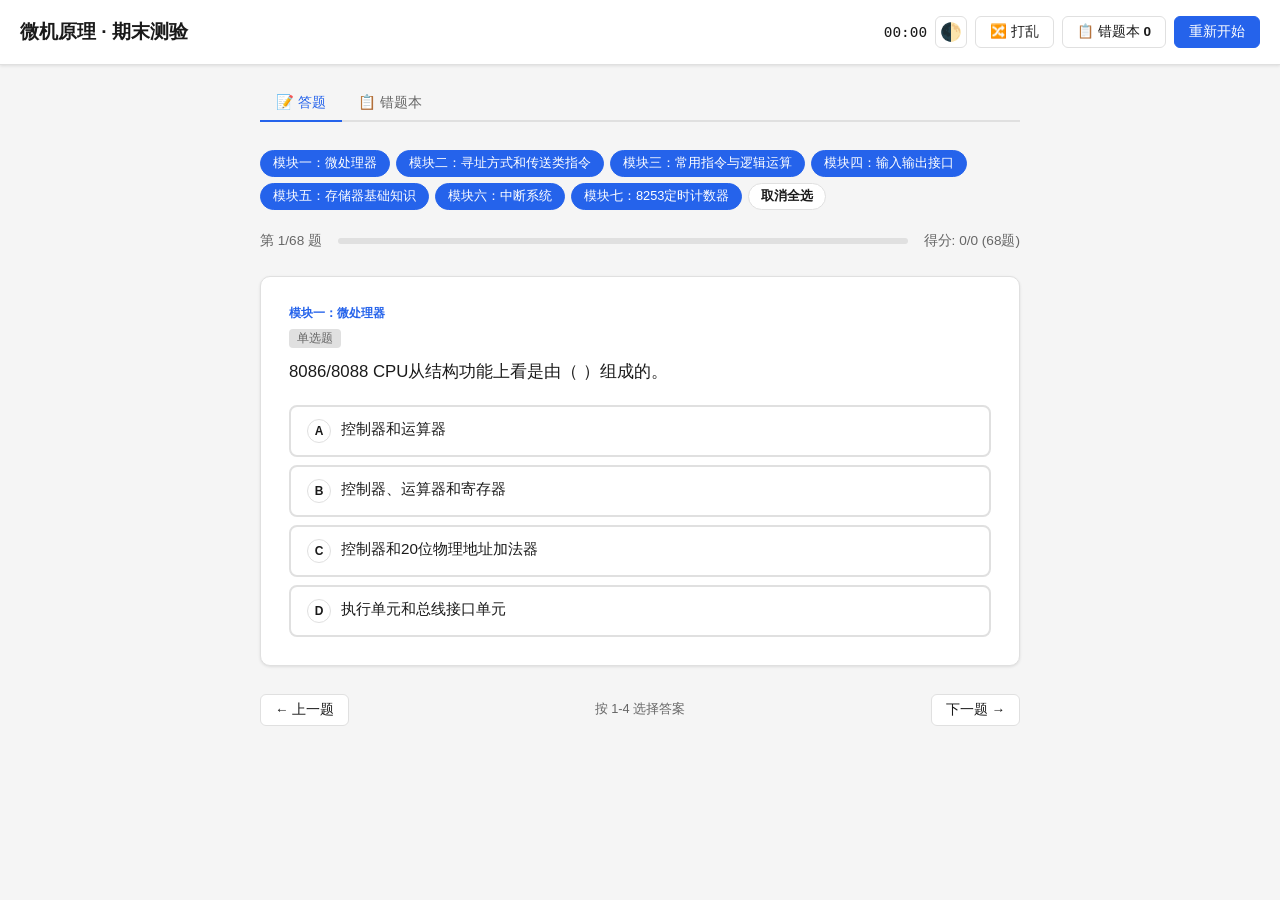
<file: index.html>
<!DOCTYPE html>
<html lang="zh-CN">
<head>
<meta charset="UTF-8">
<meta name="viewport" content="width=device-width, initial-scale=1.0">
<title>微机原理期末复习测验</title>
<style>
:root {
--bg: #f5f5f5;
--card-bg: #fff;
--text: #1a1a1a;
--text-secondary: #666;
--border: #e0e0e0;
--accent: #2563eb;
--accent-hover: #1d4ed8;
--success: #16a34a;
--success-bg: #dcfce7;
--danger: #dc2626;
--danger-bg: #fef2f2;
--warning: #f59e0b;
--shadow: 0 1px 3px rgba(0,0,0,.1);
--shadow-lg: 0 4px 12px rgba(0,0,0,.1);
}
:root.dark {
--bg: #1a1a2e;
--card-bg: #252540;
--text: #e0e0e0;
--text-secondary: #a0a0b0;
--border: #3a3a5a;
--accent: #60a5fa;
--accent-hover: #3b82f6;
--success: #4ade80;
--success-bg: #14532d;
--danger: #f87171;
--danger-bg: #7f1d1d;
--shadow: 0 1px 3px rgba(0,0,0,.3);
--shadow-lg: 0 4px 12px rgba(0,0,0,.4);
}
* { margin:0; padding:0; box-sizing:border-box; }
body {
font-family: -apple-system, BlinkMacSystemFont, "Segoe UI", "PingFang SC", "Microsoft YaHei", sans-serif;
background: var(--bg);
color: var(--text);
min-height: 100vh;
transition: background .3s, color .3s;
}
.container { max-width: 800px; margin:0 auto; padding: 20px; }

/* Header */
.header {
background: var(--card-bg);
border-bottom: 1px solid var(--border);
padding: 16px 20px;
position: sticky; top:0; z-index:100;
box-shadow: var(--shadow);
display:flex; align-items:center; justify-content:space-between; flex-wrap:wrap; gap:10px;
}
.header h1 { font-size:1.2rem; font-weight:700; }
.header-controls { display:flex; gap:8px; align-items:center; flex-wrap:wrap; }
.btn {
padding: 6px 14px; border:1px solid var(--border); border-radius:6px;
background: var(--card-bg); color: var(--text);
cursor:pointer; font-size:.85rem; transition: all .15s;
white-space:nowrap;
}
.btn:hover { border-color:var(--accent); color:var(--accent); }
.btn-primary { background:var(--accent); color:#fff; border-color:var(--accent); }
.btn-primary:hover { background:var(--accent-hover); color:#fff; }
.btn-sm { padding:4px 10px; font-size:.78rem; }
.btn-icon { width:32px; height:32px; padding:0; display:flex; align-items:center; justify-content:center; font-size:1.1rem; }

/* Module filter */
.module-filter {
display:flex; flex-wrap:wrap; gap:6px; padding:12px 0;
}
.module-chip {
padding:4px 12px; border:1px solid var(--border); border-radius:20px;
font-size:.8rem; cursor:pointer; transition:all .15s;
user-select:none; background:var(--card-bg);
}
.module-chip.active { background:var(--accent); color:#fff; border-color:var(--accent); }
.module-chip:hover:not(.active) { border-color:var(--accent); }

/* Stats bar */
.stats-bar {
display:flex; gap:16px; flex-wrap:wrap; padding:10px 0;
font-size:.85rem; color:var(--text-secondary);
}
.stats-bar span { display:flex; align-items:center; gap:4px; }
.progress-bar-outer {
flex:1; min-width:100px; height:6px; background:var(--border); border-radius:3px; overflow:hidden;
align-self:center;
}
.progress-bar-inner { height:100%; background:var(--accent); border-radius:3px; transition:width .3s; }

/* Question card */
.question-card {
background:var(--card-bg); border:1px solid var(--border);
border-radius:10px; padding:28px; margin:16px 0;
box-shadow:var(--shadow);
}
.q-module-tag { font-size:.75rem; color:var(--accent); font-weight:600; margin-bottom:6px; text-transform:uppercase; }
.q-type-tag {
display:inline-block; padding:2px 8px; border-radius:4px; font-size:.72rem;
background:var(--border); color:var(--text-secondary); margin-bottom:10px;
}
.q-text { font-size:1.05rem; line-height:1.7; margin-bottom:18px; }
.q-text .formula {
display:inline-block; background:var(--bg); padding:2px 8px; border-radius:4px;
font-family:"SF Mono","Fira Code","Consolas",monospace; font-size:.92em;
margin:0 2px;
}
.q-text .code-block {
display:block; background:var(--bg); padding:10px 14px; border-radius:6px;
font-family:"SF Mono","Fira Code","Consolas",monospace; font-size:.88em;
margin:8px 0; line-height:1.6; white-space:pre;
}
.q-text .overline { text-decoration:overline; }

/* Options */
.options { display:flex; flex-direction:column; gap:8px; }
.option {
padding:12px 16px; border:2px solid var(--border); border-radius:8px;
cursor:pointer; transition:all .15s; font-size:.95rem;
display:flex; align-items:flex-start; gap:10px;
}
.option:hover { border-color:var(--accent); background:rgba(37,99,235,.04); }
.option.selected { border-color:var(--accent); background:rgba(37,99,235,.08); }
.option.correct { border-color:var(--success); background:var(--success-bg); }
.option.wrong { border-color:var(--danger); background:var(--danger-bg); }
.option.disabled { pointer-events:none; opacity:.85; }
.option-key {
display:flex; align-items:center; justify-content:center;
width:24px; height:24px; border-radius:50%; border:1.5px solid var(--border);
font-size:.75rem; font-weight:700; flex-shrink:0;
}
.option.selected .option-key { background:var(--accent); color:#fff; border-color:var(--accent); }
.option.correct .option-key { background:var(--success); color:#fff; border-color:var(--success); }
.option.wrong .option-key { background:var(--danger); color:#fff; border-color:var(--danger); }

/* Fill-in answer input */
.fill-answer { margin:12px 0; }
.fill-answer input {
padding:8px 12px; border:2px solid var(--border); border-radius:6px;
font-size:.95rem; background:var(--bg); color:var(--text); width:200px;
transition:border-color .15s;
}
.fill-answer input:focus { outline:none; border-color:var(--accent); }

/* Explanation */
.explanation {
margin-top:16px; padding:16px; border-radius:8px;
background:var(--bg); border-left:3px solid var(--accent);
font-size:.9rem; line-height:1.7; display:none;
}
.explanation.show { display:block; }
.explanation strong { color:var(--accent); }

/* Navigation */
.nav-bar {
display:flex; justify-content:space-between; align-items:center;
padding:12px 0; gap:10px;
}
.nav-hint { font-size:.8rem; color:var(--text-secondary); }

/* Score screen */
.score-screen {
text-align:center; padding:40px 20px;
}
.score-screen h2 { font-size:1.5rem; margin-bottom:8px; }
.score-big { font-size:3rem; font-weight:800; color:var(--accent); margin:16px 0; }
.score-detail { font-size:.9rem; color:var(--text-secondary); line-height:1.8; margin-bottom:20px; }

/* Error book */
.error-list { display:flex; flex-direction:column; gap:12px; }
.error-item {
background:var(--card-bg); border:1px solid var(--border); border-radius:8px;
padding:16px; cursor:pointer; transition:all .15s;
}
.error-item:hover { border-color:var(--accent); }
.error-item .q-module-tag { margin-bottom:4px; }
.error-item .q-text { font-size:.9rem; margin-bottom:8px; }

/* Tabs */
.tab-bar { display:flex; gap:0; border-bottom:2px solid var(--border); margin-bottom:16px; }
.tab-btn {
padding:8px 16px; border:none; background:none; color:var(--text-secondary);
cursor:pointer; font-size:.9rem; border-bottom:2px solid transparent;
margin-bottom:-2px; transition:all .15s;
}
.tab-btn.active { color:var(--accent); border-bottom-color:var(--accent); }

/* Responsive */
@media (max-width:600px) {
.container { padding:12px; }
.question-card { padding:18px; }
.header h1 { font-size:1rem; }
}
</style>
</head>
<body>
<div class="header">
<h1>微机原理 · 期末测验</h1>
<div class="header-controls">
<span id="timer" style="font-family:monospace;font-size:.9rem;">00:00</span>
<button class="btn btn-icon" id="btnTheme" title="深色/浅色切换">🌓</button>
<button class="btn" id="btnShuffle" title="随机打乱题目">🔀 打乱</button>
<button class="btn" id="btnErrorBook">📋 错题本 <span id="errorCount" style="font-weight:700">0</span></button>
<button class="btn btn-primary" id="btnReset">重新开始</button>
</div>
</div>

<div class="container">
<!-- Tabs -->
<div class="tab-bar" id="tabBar">
<button class="tab-btn active" data-tab="quiz">📝 答题</button>
<button class="tab-btn" data-tab="errors">📋 错题本</button>
</div>

<!-- Module filter -->
<div class="module-filter" id="moduleFilter"></div>

<!-- Quiz area -->
<div id="quizArea">
<div class="stats-bar">
<span id="qCounter">第 1/68 题</span>
<div class="progress-bar-outer"><div class="progress-bar-inner" id="progressBar" style="width:0%"></div></div>
<span id="scoreDisplay">得分: 0</span>
</div>
<div id="questionCard" class="question-card"></div>
<div class="nav-bar">
<button class="btn" id="btnPrev">← 上一题</button>
<span class="nav-hint">按 1-4 选择答案</span>
<button class="btn" id="btnNext">下一题 →</button>
</div>
</div>

<!-- Score screen (hidden initially) -->
<div id="scoreScreen" class="score-screen" style="display:none;"></div>

<!-- Error book screen (hidden initially) -->
<div id="errorScreen" style="display:none;"></div>
</div>

<script>
// ==================== DATA ====================
const questions = [
// ===== 模块一：微处理器 (10题) =====
{ id:1, module:"模块一：微处理器", type:"single",
q:"8086/8088 CPU从结构功能上看是由（ ）组成的。",
opts:["控制器和运算器","控制器、运算器和寄存器","控制器和20位物理地址加法器","执行单元和总线接口单元"],
ans:3,
exp:"8086/8088 CPU在架构上为了实现指令流水线操作，将内部结构分成了两大独立的功能部件：<strong>执行单元（EU，Execution Unit）和总线接口单元（BIU，Bus Interface Unit）</strong>。EU负责指令的译码和执行（包含ALU、通用寄存器、标志寄存器等），BIU负责从内存中预取指令并送入指令队列（包含段寄存器、IP、地址加法器等）。这种“取指”与“执行”并行的双单元结构是8086区别于早期CPU（如8080）最重要的架构特征，也是实现流水线操作的基础。" },
{ id:2, module:"模块一：微处理器", type:"single",
q:"指令队列具有（ ）作用。",
opts:["暂存操作数地址","暂存操作数","暂存指令地址","暂存预取指令"],
ans:3,
exp:"8086的总线接口单元（BIU）在执行单元（EU）执行指令时，会利用总线空闲时间提前从内存中读取后续的指令代码，并存放在一个<strong>6字节（8086）或4字节（8088）的指令队列</strong>中。因此，指令队列的作用就是<strong>暂存这些预先提取出来的指令代码</strong>。这是流水线设计的关键：EU不需要等待BIU去取指令，而是直接从队列中拿，从而实现了指令的并行流水线工作——当前指令在执行时，下一条指令已经在路上了。" },
{ id:3, module:"模块一：微处理器", type:"single",
q:"8086/8088段寄存器的功能是（ ）。",
opts:["用于计算有效地址","执行各种数据传送操作","用于存放段起始地址及计算物理地址","用于存放段起始地址"],
ans:2,
exp:"8086具有16位的寄存器，但需要寻址1MB（20位）的物理空间，为此引入了<strong>分段管理机制</strong>。段寄存器（CS、DS、SS、ES）存放每个逻辑段的<strong>段基址的高16位</strong>（实际段基址 = 段寄存器值 × 16），在BIU的地址加法器中配合偏移地址（EA）计算出20位的物理地址。注意选项D只说“存放段起始地址”不够完整，因为段寄存器<strong>实际存储的是段基址右移4位后的值</strong>，且必须配合偏移量才能得到真正的物理地址。" },
{ id:4, module:"模块一：微处理器", type:"single",
q:"8086CPU的标志寄存器中状态标志位有（ ）位。",
opts:["1","3","6","9"],
ans:2,
exp:"8086的标志寄存器（FLAGS）是一个16位寄存器，其中实际占用了9位。这9位分为两类：<br><strong>6位状态标志位</strong>（CF进位、PF奇偶、AF辅助进位、ZF零值、SF符号、OF溢出）——这些标志<strong>自动反映ALU运算后的结果特征</strong>，程序员通常只读不写。<br><strong>3位控制标志位</strong>（DF方向、IF中断允许、TF陷阱/单步）——这些标志<strong>由程序员通过专门指令设置</strong>，用于控制CPU的工作模式。记法：状态6+控制3=9位总共。" },
{ id:5, module:"模块一：微处理器", type:"single",
q:"8086/8088 CPU内部有（ ）个8位寄存器。",
opts:["4","8","14","20"],
ans:1,
exp:"8086内部有<strong>4个16位通用数据寄存器</strong>：AX、BX、CX、DX。每个16位寄存器都可以<strong>拆分为两个独立的8位寄存器</strong>来使用：高8位（AH、BH、CH、DH）和低8位（AL、BL、CL、DL）。所以总共有 <strong>4×2=8</strong> 个8位寄存器。这8个8位寄存器就是AL、AH、BL、BH、CL、CH、DL、DH——在汇编编程中经常用于字节级操作。" },
{ id:6, module:"模块一：微处理器", type:"single",
q:"指令指针寄存器IP的作用是（ ）。",
opts:["保存将要执行的下一条指令所在的位置","保存CPU要访问的内存单元地址","保存运算器运算结果","保存正在执行的一条指令所在的位置"],
ans:0,
exp:"<strong>IP（Instruction Pointer）是指令指针，充当程序计数器</strong>。它始终指向当前代码段中<strong>下一条准备执行的指令的段内偏移地址</strong>。物理地址由<strong>CS:IP</strong>共同决定：物理地址 = CS×16 + IP。每当CPU从指令队列中取走一条指令去执行，IP就会自动递增，指向下一条指令。注意区分：IP指向的是“下一条”而非“当前正在执行”的指令。" },
{ id:7, module:"模块一：微处理器", type:"fill",
q:"执行 MOV AL, 99H 和 ADD AL, 88H 后，假设运算为8位加法，请问：<br>CF=___，PF=___，AF=___，SF=___，OF=___，ZF=___。（填0或1）",
opts:[],
ans:["1","1","1","0","1","0"],
exp:`将十六进制数转换为二进制进行8位加法：<br><span class='formula'>99H = 1001 1001B</span> <span class='formula'>88H = 1000 1000B</span><br>相加过程：<pre style='font-family:monospace;line-height:1.6;'>  1001 1001  (99H)
+ 1000 1000  (88H)
─────────────
1 0010 0001  (21H，最高位产生进位1)</pre><strong>CF=1</strong>：最高位（D₇）向更高位有进位（即第8位向第9位进位）。<br><strong>ZF=0</strong>：结果为21H，不为0。<br><strong>SF=0</strong>：结果的最高位D₇为0（正数的符号位）。<br><strong>PF=1</strong>：结果的低8位0010 0001中含"1"的个数为2个（偶数个），所以PF=1。<br><strong>AF=1</strong>：低4位相加（1001+1000=10001），D₃位向D₄位产生进位。<br><strong>OF=1</strong>：<strong>这是关键</strong>！两个负数（99H和88H在有符号数中最高位均为1=负数）相加，结果变成了正数（21H最高位为0=正数），说明发生了<strong>有符号数溢出</strong>。OF的判断公式：若最高位进位≠次高位进位，则OF=1。此处最高位进位=1，次高位进位=0，所以OF=1。` },
{ id:8, module:"模块一：微处理器", type:"single",
q:"某8位数据存放在2300H:2300H处，该8位数据存放单元的物理地址是（ ）。",
opts:["23000H","23230H","23023H","25300H"],
ans:3,
exp:"8086物理地址的计算公式：<strong>物理地址 = 段地址×16 + 偏移地址</strong>（即段地址左移4位再加偏移地址）。<br>本题中：段地址=2300H，偏移地址=2300H。<br>计算：<span class='formula'>2300H×16 + 2300H = 23000H + 2300H = 25300H</span><br>记忆技巧：段地址后面加一个0（左移4位=×16）再加上偏移地址即可。" },
{ id:9, module:"模块一：微处理器", type:"tf",
q:"8086/8088 CPU允许多个逻辑段重叠或交叉。",
opts:["对","错"],
ans:0,
exp:"8086的内存分段是<strong>逻辑上的划分，不是物理隔离</strong>。由于段基址排布密集（每隔16个字节就可以作为一个新段的开头，因为段寄存器值×16后最低4位为0），而一个段的最大长度可达64KB，因此各个逻辑段之间<strong>完全可以部分重叠、完全重叠、分立或交叉排布</strong>。例如，两个不同的段可以共享同一块物理内存区域，这正是分段机制灵活性的体现。在实际编程中，可以通过设置不同的段寄存器值来让多个逻辑段指向同一物理区域。" },
{ id:10, module:"模块一：微处理器", type:"tf",
q:"一个物理地址所对应的逻辑地址是唯一的。",
opts:["对","错"],
ans:1,
exp:"由于逻辑段之间可以相互重叠，<strong>同一个物理地址可以通过不同的“段地址:偏移地址”组合计算出来</strong>。例如物理地址12345H，既可以表示为1234H:0005H（12340H+0005H），也可以表示为1230H:0045H（12300H+0045H），还可以表示为1000H:2345H（10000H+2345H）……有无穷多种组合方式。因此一个物理地址对应的逻辑地址<strong>不唯一</strong>。这说明逻辑地址到物理地址的映射是多对一的关系。" },

// ===== 模块二：寻址方式和传送类指令 (10题) =====
{ id:11, module:"模块二：寻址方式和传送类指令", type:"tf",
q:"CS和IP中的内容不能通过指令随意改变，也就是说CS和IP都不能用作目的操作数。",
opts:["对","错"],
ans:0,
exp:"CS（代码段寄存器）和IP（指令指针寄存器）共同决定了程序的执行流向，<strong>普通传送指令（如MOV CS, AX或MOV IP, BX）绝对不允许把它们作为目的操作数</strong>——因为随意修改CS/IP会导致程序“飞掉”。要改变它们的值，<strong>必须使用专门的控制转移指令</strong>（如JMP、CALL、RET、INT、IRET等），这些指令会自动将新的段地址和偏移量装入CS和IP，同时CPU会处理好指令队列的刷新等底层细节。" },
{ id:12, module:"模块二：寻址方式和传送类指令", type:"tf",
q:"堆栈存取操作是以字节为单位的。当堆栈存入数据时，SP减1，当从堆栈取出数据时，SP加1。",
opts:["对","错"],
ans:1,
exp:"8086系统的堆栈操作<strong>必须以字（2字节/16位）为单位</strong>进行，不允许单字节的PUSH/POP！<br>压栈（PUSH）时：<span class='formula'>SP ← SP − 2</span>（先减后存，栈向低地址方向生长）。<br>出栈（POP）时：<span class='formula'>SP ← SP + 2</span>（先取后加）。<br>SP每次变化量为2而非1。这是8086硬件规定的，因为8086的外部数据总线是16位的，一次访存自然对齐到字边界更高效。记住：8086的堆栈<strong>永远是按字操作的</strong>。" },
{ id:13, module:"模块二：寻址方式和传送类指令", type:"tf",
q:"MOV指令执行时会影响标志位状态。",
opts:["对","错"],
ans:1,
exp:"<strong>数据传送类指令（MOV、PUSH、POP、XCHG、LEA、LDS、LES等）的核心功能只是原封不动地搬移数据，绝对不影响任何状态标志位（FLAGS）。</strong>这是传送类指令与算术逻辑类指令最重要的区别之一。考题中经常考察这一点——给你一段含MOV的代码后让你判断标志位，如果其中有ADD/SUB等会影响标志位，而MOV不会，需要区分对待。" },
{ id:14, module:"模块二：寻址方式和传送类指令", type:"single",
q:"指令 MOV CX, 1245H 中的源操作数放在（ ）。",
opts:["DS:1245H所指明的内存中","该指令中","某个寄存器中","都不是"],
ans:1,
exp:"在指令 MOV CX, 1245H 中，源操作数1245H是一个<strong>直接写在指令代码中的常数</strong>。这种寻址方式叫做<strong>立即寻址</strong>，该数据就<strong>直接包含在指令本身的机器码字节中</strong>，不需要去内存或寄存器里找。立即数在汇编后嵌入在代码段中，紧跟在操作码之后。注意区分：如果是 MOV CX, [1245H]（带方括号），那才是直接寻址（访问内存DS:1245H处）。" },
{ id:15, module:"模块二：寻址方式和传送类指令", type:"single",
q:"MOV AX, [BP][SI] 的源操作数的物理地址是（ ）。",
opts:["10H × DS + BP + SI","10H × ES + BP + SI","10H × SS + BP + SI","10H × CS + BP + SI"],
ans:2,
exp:"在8086中有一个<strong>铁律</strong>：<strong>只要寻址中使用了寄存器BP作为基址寄存器，如果没有特别指定段前缀（段超越），默认的段寄存器一定是堆栈段寄存器SS</strong>。这是硬件逻辑决定的——BP的设计初衷就是方便访问堆栈中的数据。<br>如果使用的是BX作为基址，则默认是DS。<br>因此 [BP][SI]（基址变址寻址）的物理地址 = <span class='formula'>SS×16 + BP + SI</span>。<br>总结默认段分配：BP→SS，BX/SI/DI→DS，取指令→CS，堆栈操作→SS，串操作目的→ES。" },
{ id:16, module:"模块二：寻址方式和传送类指令", type:"single",
q:"下面的数据交换指令中，错误的操作是（ ）。",
opts:["XCHG AX, DI","XCHG BX, [BP+DAT]","XCHG DS, SS","XCHG BUF, DX"],
ans:2,
exp:"数据交换指令XCHG的使用有限制：<strong>不能在两个段寄存器之间直接交换数据</strong>。选项C企图直接交换DS和SS，这违反了XCHG的语法规则。XCHG允许的操作数组合是：寄存器↔寄存器、寄存器↔存储单元，但<strong>段寄存器不能作为XCHG的任一操作数</strong>。此外，立即数也不能作为XCHG的操作数。这些限制在考试中经常出现。" },
{ id:17, module:"模块二：寻址方式和传送类指令", type:"single",
q:"在POP [BX]指令中，目的操作数的段地址和偏移地址分别在（ ）。",
opts:["没有段地址和偏移地址","DS和BX中","ES和BX中","SS和SP中"],
ans:1,
exp:"指令POP [BX]的含义是：将当前栈顶的一个字弹出，送到由<strong>[BX]指示的内存单元</strong>中。注意，题目问的是<strong>“目的操作数”</strong>（即接收数据的那个内存单元[BX]）的位置信息：<br>· <strong>偏移地址在BX中</strong>（BX存放了目标内存单元的偏移量）。<br>· <strong>段地址默认在DS中</strong>（BX作为基址寄存器时默认段是DS，除非用段超越前缀）。<br>注意区分：如果题目问的是“源操作数”（栈中数据），那才涉及SS和SP。" },
{ id:18, module:"模块二：寻址方式和传送类指令", type:"tf",
q:"立即数不允许被用作目的操作数。",
opts:["对","错"],
ans:0,
exp:"目的操作数是用来存放运算或传送结果的“目的地”，必须是一个<strong>有实际存储空间</strong>的寄存器或内存单元。立即数（如5或1245H）是一个<strong>纯常数</strong>，它在汇编时被嵌入到代码中，没有属于自己的可写入的存储器地址或寄存器空间。因此<strong>绝不能作为被写入的目的操作数</strong>。比如MOV 5, AX是毫无意义且编译器会报错的——你不能把AX的值存进常数5里，5在物理上没有存储位置。" },
{ id:19, module:"模块二：寻址方式和传送类指令", type:"tf",
q:"不能给段寄存器直接赋立即数。",
opts:["对","错"],
ans:0,
exp:`8086 CPU硬件结构限制了<strong>不能将一个立即数直接传送给段寄存器</strong>（如MOV DS, 2000H是非法的）。这是因为段寄存器的数据通路设计上没有直接连接立即数总线。如果想给段寄存器赋值，<strong>必须通过一个通用寄存器做中转</strong>：<br><span class='code-block'>MOV AX, 2000H
MOV DS, AX</span>两条指令完成。这个规则在考试和编程中都非常常见，记住：<strong>段寄存器←立即数 这条路不通。</strong>` },
{ id:20, module:"模块二：寻址方式和传送类指令", type:"single",
q:"寄存器间接寻址方式中，操作数的有效地址EA可通过寄存器（ ）间接得到。",
opts:["AX","BP","CX","SP"],
ans:1,
exp:"在8086中，允许用来进行<strong>寄存器间接寻址</strong>（即用中括号[]存放有效地址）的通用寄存器只有4个：<strong>BX、BP、SI、DI</strong>。选项中只有BP在此列。<br>AX、CX、DX等通用数据寄存器<strong>不能</strong>用于形式如[AX]的间接寻址——如果你写MOV AX, [CX]，编译器会报错。<br>SP虽然也是指针类寄存器，但它专用于堆栈操作（PUSH/POP自动使用），不能显式写成[SP]用于间接寻址。记忆：间址四兄弟——BX、BP、SI、DI。" },

// ===== 模块三：常用指令与逻辑运算 (10题) =====
{ id:21, module:"模块三：常用指令与逻辑运算", type:"single",
q:"INC和DEC指令不影响标志位（ ）的状态。",
opts:["OF","CF","SF","ZF"],
ans:1,
exp:"这是微机原理考试中<strong>极高频的一个陷阱题</strong>！INC（加1）和DEC（减1）指令会根据运算结果影响状态标志位OF、SF、ZF、AF、PF——但<strong>唯独不影响进位标志位CF</strong>。为什么这样设计？因为INC/DEC最常见的用途是<strong>维护循环计数器</strong>，如果INC改变了CF，那么在循环中之前ALU运算产生的进位就会被破坏。8086的设计者有意让INC/DEC不碰CF，这样可以在循环体内放心使用INC/DEC来修改计数器，同时保护循环体内的进位信息。" },
{ id:22, module:"模块三：常用指令与逻辑运算", type:"single",
q:"完成下列程序段操作后，各状态位的状态为（ ）。<span class='code-block'>MOV AL, 1AH\nMOV BL, 97H\nADD AL, BL</span>",
opts:["ZF=0, SF=1, CF=0, AF=0, IF=1, OF=0","ZF=0, SF=1, CF=0, AF=1, IF=0, OF=0","ZF=0, SF=0, CF=1, AF=0, IF=1, OF=1","ZF=0, SF=0, CF=1, AF=1, IF=0, OF=1"],
ans:1,
exp:`将数据转换为二进制：<br><span class='formula'>1AH = 0001 1010B</span>（正数，最高位=0）<br><span class='formula'>97H = 1001 0111B</span>（负数，最高位=1）<br><pre style='font-family:monospace;line-height:1.6;'>  0001 1010  (1AH)
+ 1001 0111  (97H)
─────────────
1011 0001  (B1H)</pre><strong>ZF=0</strong>：结果B1H≠0。<br><strong>SF=1</strong>：结果的最高位（D₇）为1，表示负数。<br><strong>CF=0</strong>：最高位没有向更高位产生进位（D₇位的1+1=10产生了进位？不对，让我们仔细看：D₇位1+1=10，确实产生了进位到D₈！但这里实际上最高位是D₇，0001 1010的第7位是0，1001 0111的第7位是1，0+1=1，没有进位。我重新计算一下：1AH+97H，1A是00011010，97是10010111，D₇位是第8位（从左数第一位），分别是0和1，0+1+低位的进位=？先看D₆位（从左数第二位），0+0=0，没有进位到D₇。所以D₇位=0+1+0=1，无进位。故CF=0。）<br><strong>AF=1</strong>：低4位相加（1010+0111=10001），D₃→D₄有进位。<br><strong>OF=0</strong>：<strong>异号数相加绝不可能溢出</strong>（正数+负数，定义上就不可能超出有符号数范围）。IF在MOV和ADD指令中不受影响，保持默认0。` },
{ id:23, module:"模块三：常用指令与逻辑运算", type:"single",
q:"下列指令助记符中影响标志寄存器中进位位CF的指令有（ ）。",
opts:["MOV","ADD","DEC","INC"],
ans:1,
exp:"· <strong>MOV</strong>属于数据传送指令，<strong>完全不影响</strong>任何标志位。<br>· <strong>INC和DEC</strong>刚才详细讲过了，<strong>特意不影响CF</strong>（为了保护循环中的进位信息）。<br>· 只有<strong>ADD（加法）</strong>作为常规算术运算，会根据最高位是否产生进位来<strong>正常改变CF</strong>。<br>总结规律：传送类→不影响任何标志；INC/DEC→影响除CF外的标志；ADD/SUB/ADC/SBB/CMP→影响全部状态标志（包括CF）。" },
{ id:24, module:"模块三：常用指令与逻辑运算", type:"single",
q:"AND、OR、XOR、NOT为四条逻辑运算指令，下面（ ）解释有误。",
opts:["它们都是按位操作的","指令XOR AX, AX执行后，结果不变，但是影响标志位","指令AND AL, 0FH执行后，使AL的高4位清零，低4位不变","若DL=09H，CH=30H，执行OR DL, CH后，结果为DL=39H"],
ans:1,
exp:"<strong>为什么B是错的？</strong>XOR AX, AX属于“自身异或”——由于每一位都和自己相同，异或（相同为0，不同为1）出来的结果<strong>必然全部变成0</strong>（这是编程中最经典的寄存器清零方法，比MOV AX,0生成的机器码更短）。所以它的<strong>结果改变了（变成全0），而不是“结果不变”</strong>。<br>· A正确：四条逻辑指令都是按位（bitwise）操作的。<br>· C正确：AND AL, 0FH = AND AL, 00001111B，高4位与0=清零，低4位与1=保留，这是经典的“取低4位”操作。<br>· D正确：09H=00001001B，30H=00110000B，按位或=00111001B=39H。" },
{ id:25, module:"模块三：常用指令与逻辑运算", type:"single",
q:"完成将累加器AX清零，但不影响进位标志位CF状态的指令是（ ）。",
opts:["SUB AX, AX","XOR AX, AX","MOV AX, 00H","AND AX, 00H"],
ans:2,
exp:"这道题的关键要求是<strong>“不影响进位标志位CF”</strong>。<br>· SUB AX, AX（自减）、XOR AX, AX（自异或）、AND AX, 00H（与0）都<strong>属于算术/逻辑运算指令</strong>，它们清零AX的同时，<strong>CF也会被清零（SUB和XOR使CF=0，AND也使CF=0）</strong>——改变了CF的原有状态。<br>· 只有<strong>MOV AX, 00H</strong>是纯粹的数据传送指令，它把0送入AX，但<strong>绝对不碰标志寄存器，CF保持原值不变</strong>。<br>这是考察“传送指令不影响标志位”这一核心规则的经典题目。" },
{ id:26, module:"模块三：常用指令与逻辑运算", type:"single",
q:"下列指令分别执行后，总是使CF=0和OF=0的指令为（ ）。",
opts:["MOV","OR","NEG","INC"],
ans:1,
exp:"在8086中，所有<strong>逻辑运算指令（AND、OR、XOR、TEST）</strong>在执行后，其硬件逻辑会<strong>强制将进位标志CF和溢出标志OF自动清零（即CF=0, OF=0）</strong>，并且AF的值不确定。<br>· MOV不影响标志位，但不会“总是使CF=0”——如果CF本来就是1，MOV不会改变它。<br>· NEG（求补）执行时，若操作数非0则CF=1；若操作数为0则CF=0，不满足“总是=0”。<br>· INC不影响CF。<br>所以只有OR（及其他逻辑指令）满足条件。这是硬件设计的规定，记住即可：<strong>逻辑运算→CF=0, OF=0。</strong>" },
{ id:27, module:"模块三：常用指令与逻辑运算", type:"single",
q:"对状态标志位CF产生影响的指令是（ ）。",
opts:["INC AX","NOT AX","NEG AX","DEC AX"],
ans:2,
exp:"· <strong>INC和DEC</strong>：绝不影响CF（前面反复强调了）。<br>· <strong>NOT</strong>（按位取反）：这是一条特殊的逻辑指令——它<strong>不对任何标志位产生影响</strong>！不同于AND/OR/XOR会改变CF/OF/SF/ZF/PF，取反指令NOT执行后FLAGS完全不变。<br>· <strong>NEG</strong>（求补码/取负）：相当于用0减去当前操作数。执行规则：<strong>操作数=0时CF=0；操作数≠0时CF=1</strong>。所以它明显影响CF。<br>这道题综合考察了三类指令对CF的不同处理方式，需要记清各自规则。" },
{ id:28, module:"模块三：常用指令与逻辑运算", type:"single",
q:"使状态标志位CF清零的不正确指令是（ ）。",
opts:["SUB AX, AX","CLC","NEG AX","XOR AX, AX"],
ans:2,
exp:"· SUB AX, AX和XOR AX, AX：结果都是0，无进位产生，会使<strong>CF=0</strong>。<br>· <strong>CLC</strong>（Clear Carry Flag）：专门的进位清零指令，直接使CF=0。<br>· <strong>NEG AX</strong>：<strong>除非AX本来就是0才会CF=0</strong>；如果AX中有非零数据，执行NEG后<strong>反而会使CF=1</strong>！因此NEG不能保证“总是清零”。<br>题目问的是“不正确”（即不能保证CF清零），所以选NEG AX。" },
{ id:29, module:"模块三：常用指令与逻辑运算", type:"single",
q:"AL的内容实现算术右移4位的正确指令是（ ）。",
opts:["SHR AL, 4","MOV CL, 4\nSHR AL, CL","SAR AL, 4","MOV CL, 4\nSAR AL, CL"],
ans:3,
exp:"题目有两大考点：<br>1. <strong>算术右移</strong>：助记符是<strong>SAL/SAR</strong>（SHR是逻辑右移）。算术右移SAR会<strong>保留最高位（符号位）不变</strong>——右移时空出的位用原符号位填充，因此适用于有符号数的除以2ⁿ运算；而逻辑右移SHR右移时空出的位用0填充。<br>2. <strong>移位位数>1时必须通过CL</strong>：在8086中，移位指令如果移动次数<strong>大于1位</strong>，必须先将次数放入<strong>CL寄存器</strong>中。直接写SAR AL, 4是非法的（8086只允许SAR AL, 1这种立即数为1的形式）。<br>所以正确答案是先MOV CL, 4再SAR AL, CL。" },
{ id:30, module:"模块三：常用指令与逻辑运算", type:"single",
q:"对于算术左移指令 SAL AL, 1，若AL中的带符号数在指令执行后符号有变，可以通过（ ）来确认。",
opts:["OF=1","OF=0","CF=1","CF=0"],
ans:0,
exp:"8086的移位指令中有一条规定：当只移动<strong>1位</strong>时（如SAL AL, 1），如果移动后<strong>结果的符号位发生了改变</strong>（即最高位从0→1或从1→0），硬件会自动将<strong>溢出标志位OF置为1</strong>。<br>这是OF在移位指令中的特殊含义：<strong>OF=1表示移位导致符号位反转</strong>（即算术意义上溢出/变号了）。注意：对于移多位（>1位）的情况，OF的值是不确定的。" },

// ===== 模块四：输入输出接口检测 (8题) =====
{ id:31, module:"模块四：输入输出接口", type:"single",
q:"下列芯片中可以作为双向数据缓冲器的是（ ）。",
opts:["74LS244","74LS138","74LS245","74LS373"],
ans:2,
exp:"· <strong>74LS245</strong>：最经典的<strong>八位双向总线收发器/缓冲器</strong>，引脚DIR控制方向，常用于CPU数据总线的双向驱动和隔离。<br>· 74LS244：八路单向三态缓冲器（只能单向传输，两个4位组可独立控制）。<br>· 74LS138：3-8线译码器（用于地址译码/片选信号产生）。<br>· 74LS373：八路三态锁存器（带使能控制），常用作地址锁存器。<br>记忆：245→双向→数据总线；244→单向→输入缓冲；373→锁存→地址锁存；138→译码→片选。" },
{ id:32, module:"模块四：输入输出接口", type:"tf",
q:"8086 CPU的I/O接口与存储器是统一编址的。",
opts:["对","错"],
ans:1,
exp:"8086 CPU采用的是<strong>独立编址（隔离编址）</strong>方式，而不是统一编址。<br>· <strong>存储器地址空间</strong>：1MB（20位地址线），使用MOV等访存指令。<br>· <strong>I/O端口地址空间</strong>：独立的64KB（仅用低16位地址线），使用专门的IN/OUT指令。<br>· 两者通过<strong>M/IO控制信号</strong>来区分：M/IO=高电平→访问存储器；M/IO=低电平→访问I/O端口。<br>对比：某些处理器（如ARM、MIPS）采用统一编址（内存映射I/O），所有外设寄存器映射到内存地址空间，用同一套指令访问。" },
{ id:33, module:"模块四：输入输出接口", type:"single",
q:"8086 CPU对地址为240H的I/O端口读操作指令为（ ）。",
opts:["MOV AL, 240H","MOV AL, [240H]","IN AL, 240H","MOV DX, 240H\nIN AL, DX"],
ans:3,
exp:"8086对I/O端口的操作<strong>只能使用专门的IN/OUT指令</strong>（不能用MOV访存指令）。有两个语法关键点：<br>1. <strong>端口地址≤FFH（8位）</strong>：可以直接在IN/OUT中写立即数，如IN AL, 80H。<br>2. <strong>端口地址>FFH（如本题240H）</strong>：<strong>必须先将端口地址送入DX寄存器</strong>，然后使用IN AL, DX（或IN AX, DX）的形式进行间接寻址。<br>本题240H > FFH，所以必须走DX中转这条路：MOV DX, 240H → IN AL, DX。" },
{ id:34, module:"模块四：输入输出接口", type:"fill",
q:"CPU执行 IN AL, DX 指令时，M/<span class='overline'>IO</span>引脚为____电平，<span class='overline'>RD</span>为____电平，<span class='overline'>WR</span>为____电平。（填“高”或“低”）",
opts:[],
ans:["低","低","高"],
exp:"IN AL, DX是从I/O端口<strong>读取</strong>数据到CPU。<br>· <strong>M/IO引脚=低</strong>：低电平表示当前进行的是<strong>I/O端口操作</strong>（高电平表示存储器操作）。因为IN是I/O指令，所以M/IO为低。<br>· <strong>RD引脚=低</strong>：低电平有效，表示CPU正在进行<strong>读操作</strong>。IN就是读I/O，所以RD为低。<br>· <strong>WR引脚=高</strong>：低电平有效，此时CPU不进行写操作，所以WR保持无效状态（高电平）。<br>速记：IN→读→RD低、WR高；OUT→写→WR低、RD高。M/IO：访I/O为低，访内存为高。" },
{ id:35, module:"模块四：输入输出接口", type:"single",
q:"某接口芯片有2条地址线A1、A0，它的片选信号/CS由总线上的地址信号A9~A5产生，则该芯片（ ）。",
opts:["占有4个端口地址，且端口地址唯一，互不重叠","占有8个端口地址，但每个端口地址重复2次","占有16个端口地址，但每个端口地址重复4次","占有32个端口地址，但每个端口地址重复8次"],
ans:3,
exp:"来分析16位I/O地址总线中每个部分的分工：<br>· 芯片内部2条地址线A1A0 → 芯片内部<strong>4个端口</strong>（2²=4）。<br>· A9~A5共<strong>5条</strong>参与片选译码（产生/CS信号）。<br>· 总共10位I/O地址（8086的I/O地址仅用A0~A15中的低16位，但这里只讨论A0~A9的10条线）：5条片选 + 2条内部选择 = 7条已用。<br>· 还剩<strong>3条地址线未接入</strong>（A15~A10中的部分线），这3条悬空线可以产生 2³=<strong>8</strong> 种任意组合。每个内部端口会因为这3条悬空地址线产生<strong>8个不同的“影子地址”（每个端口被映射到8个不同地址）</strong>。<br>· 总占用地址数：4端口×8重复=<strong>32个端口地址</strong>。" },
{ id:36, module:"模块四：输入输出接口", type:"single",
q:"某接口译码电路中，AEN、<span class='overline'>IOR</span>、A15~A9输入到一个与非门电路产生片选信号，该I/O接口为（ ）类型。",
opts:["输入","输出"],
ans:0,
exp:"从电路连接的信号可以看出：<strong>IOR（I/O Read，I/O读信号）</strong>参与了片选译码。IOR有效（低电平）时该接口才被选中，这意味着CPU是<strong>从该接口读取数据</strong>——数据从外设流向CPU。<br>因此该接口电路对应的是<strong>输入（Input）接口</strong>。<br>类似地，如果片选译码中参与的是IOW（I/O Write），则该接口为输出接口。判断原则：读信号参与译码→输入接口；写信号参与译码→输出接口。" },
{ id:37, module:"模块四：输入输出接口", type:"single",
q:"可用作简单输入接口电路的是（ ）。",
opts:["译码器","锁存器","反向器","三态缓冲区"],
ans:3,
exp:"<strong>外设输入数据时最大的问题是不能长时间死占数据总线</strong>——多个外设共享同一条数据总线，任何时候只能有一个设备驱动总线，否则会发生总线冲突。<br>· <strong>三态缓冲区</strong>（如74LS244）：<strong>当CPU不读它时输出呈高阻态（第三态）</strong>，相当于与总线断开；当CPU发出读信号时才打开输出，将外设数据送上总线。这正是简单输入接口的理想选择。<br>· 锁存器（如74LS373）：通常用作<strong>简单输出接口</strong>——CPU写数据后锁存器保持输出状态，驱动外设，CPU不写时也保持输出，不会产生总线冲突。" },
{ id:38, module:"模块四：输入输出接口", type:"single",
q:"下列芯片中可以作为地址锁存器的是（ ）。",
opts:["74LS244","74LS138","74LS245","74LS373"],
ans:3,
exp:"因为8086的系统总线是<strong>地址/数据分时复用</strong>的（AD0~AD15），在总线周期第一个时钟周期（T1）CPU送出地址信息，之后这些引脚又用作数据线。为了让外部存储器/外设在<strong>整个总线周期内都能获得稳定的地址</strong>，必须用锁存器在T1时刻把地址“抓住”并保持。<br><strong>74LS373</strong>是带三态输出的八路锁存器，ALE（地址锁存允许）信号在T1期间有效时将地址存入373，373的输出在整个总线周期内保持该地址不变——因此是微机原理中<strong>首选的地址锁存芯片</strong>。它与8086的ALE信号完美配合。" },

// ===== 模块五：存储器基础知识 (10题) =====
{ id:39, module:"模块五：存储器基础知识", type:"single",
q:"CPU不能直接访问的是（ ）。",
opts:["RAM","ROM","内存","外存"],
ans:3,
exp:"CPU能够<strong>直接访问</strong>（即通过地址总线和数据总线直接读写）的是<strong>内存（主存）</strong>——包括RAM和ROM，它们直接挂在系统总线上。<br><strong>外存</strong>（如硬盘、U盘、光盘等）不能由CPU直接访问，因为：①外存不挂在CPU的系统总线上，而是通过I/O接口（如SATA控制器、USB控制器）连接；②外存的数据必须先通过I/O接口读入内存（DMA或PIO方式），然后CPU才能处理。这是存储器层次结构的基本概念。" },
{ id:40, module:"模块五：存储器基础知识", type:"single",
q:"256KB的SRAM具有8条数据线，那么它具有（ ）条地址线。",
opts:["10","18","20","32"],
ans:1,
exp:"<strong>256KB = 256×1024 = 262144 = 2¹⁸ 字节</strong>。<br>8条数据线意味着<strong>每个地址单元存放1个字节（8位）</strong>。<br>所以需要2¹⁸个地址→需要<strong>18条地址线</strong>（因为2的18次方才够编址2¹⁸个不同单元）。<br>通用公式：地址线条数 = log₂(存储容量/每个地址的字节数)。本题：log₂(256×1024/1) = log₂(2¹⁸) = 18。" },
{ id:41, module:"模块五：存储器基础知识", type:"single",
q:"在PC机中，CPU访问各类存储器的速度由高到低为（ ）。",
opts:["高速缓存、主存、硬盘、U盘","主存、硬盘、U盘、高速缓存","硬盘、主存、U盘、高速缓存","硬盘、高速缓存、主存、U盘"],
ans:0,
exp:"存储器访问速度从高到低（即从快到慢）的排序：<br><strong>高速缓存（Cache，SRAM工艺，CPU片内/片外几纳秒）→ 主存（DRAM，几十纳秒）→ 硬盘（机械寻道毫秒级 / SSD微秒级）→ U盘（USB传输+Flash，比内置硬盘更慢）</strong>。<br>这是存储器层次结构中“速度金字塔”的体现：越靠近CPU越快、越贵、容量越小。Cache→内存→外存，构成经典的三级存储体系。" },
{ id:42, module:"模块五：存储器基础知识", type:"single",
q:"下列只读存储器中，可紫外线擦除数据的是（ ）。",
opts:["PROM","EPROM","EEPROM","Flash Memory"],
ans:1,
exp:"· <strong>PROM</strong>（Programmable ROM）：一次性可编程，熔丝型，烧录后<strong>不可擦除</strong>。<br>· <strong>EPROM</strong>（Erasable Programmable ROM）：<strong>紫外线擦除</strong>——芯片上有一个石英玻璃窗口，用紫外线照射15~20分钟可擦除全部数据，然后可重新编程。可多次擦写。<br>· <strong>EEPROM</strong>（Electrically Erasable PROM）：<strong>电擦除</strong>，不需紫外线，可直接在电路中按字节擦写。<br>· <strong>Flash Memory</strong>：闪存，电擦除，按块（block）擦除，U盘和SSD的核心。" },
{ id:43, module:"模块五：存储器基础知识", type:"single",
q:"下列只读存储器中，仅能写入一次数据的是（ ）。",
opts:["PROM","EPROM","EEPROM","Flash Memory"],
ans:0,
exp:"<strong>PROM（Programmable ROM）为一次性可编程只读存储器</strong>——出厂时所有位都是1，用户通过专用编程器施加高压脉冲将特定位的熔丝烧断（变成0），<strong>烧断后不可恢复，只能写入一次</strong>。适用于产品已定型、大批量固化程序的场景。EPROM可紫外线擦除后重写，EEPROM和Flash都可电擦除重写，都不是一次性的。" },
{ id:44, module:"模块五：存储器基础知识", type:"tf",
q:"因ROM是只读存储器，向它内部写数据是不可能的。",
opts:["对","错"],
ans:1,
exp:"这个说法在早期掩膜ROM时代是对的，但在现代语境下是错的。<br><strong>ROM（Read-Only Memory）这个名称是历史遗留</strong>——现代的EPROM、EEPROM、Flash Memory等技术虽然广义上仍属于ROM大类（非易失性），但都<strong>可以通过特定方式擦除和重新写入数据</strong>：<br>· EPROM：用紫外线擦除后重写。<br>· EEPROM：电信号擦除后重写，可逐字节操作。<br>· Flash Memory：电擦除，按块操作，U盘和SSD每天都在被写入。<br>所以“ROM不能写”这一说法是错误的。更准确的表述：ROM是非易失性存储器，但现代ROM大多支持擦除重写。" },
{ id:45, module:"模块五：存储器基础知识", type:"single",
q:"易失型存储器是（ ）。",
opts:["RAM","PROM","EPROM","Flash Memory"],
ans:0,
exp:"<strong>RAM（Random Access Memory，随机存取存储器）属于易失性存储器</strong>——断电后存储的数据会全部丢失。这是因为RAM（DRAM用电容存储/SRAM用触发器存储）需要持续供电来维持存储状态。<br>而PROM、EPROM、Flash Memory都属于<strong>非易失性存储器（NVM）</strong>——它们通过物理方式（熔丝、浮栅电荷等）存储数据，断电后数据不会丢失。这是RAM与ROM/Flash最本质的区别之一。" },
{ id:46, module:"模块五：存储器基础知识", type:"single",
q:"EPROM是指（ ）。",
opts:["只读存储器","可编程的只读存储器","可电改写的只读存储器","可擦除可编程的只读存储器"],
ans:3,
exp:"<strong>EPROM</strong>全称为 <strong>E</strong>rasable <strong>P</strong>rogrammable <strong>R</strong>ead <strong>O</strong>nly <strong>M</strong>emory，即<strong>可擦除可编程只读存储器</strong>。<br>各选项对应关系：<br>· A“只读存储器”→ROM/MROM（掩膜ROM）。<br>· B“可编程的只读存储器”→PROM。<br>· C“可电改写的只读存储器”→EEPROM（Electrically Erasable PROM 或写作 E²PROM）。<br>· D“可擦除可编程的只读存储器”→EPROM（紫外线擦除）。<br>记忆：“EP”中的E是Erasable（可擦除），P是Programmable（可编程）。" },
{ id:47, module:"模块五：存储器基础知识", type:"single",
q:"断电后，计算机中（ ）中的数据将全部丢失。",
opts:["硬盘","ROM和RAM","RAM","ROM"],
ans:2,
exp:"<strong>RAM属于易失性存储器</strong>，断电后存储在其中的数据会<strong>全部丢失</strong>。这就是为什么电脑突然断电时未保存的文档会丢失——因为它们当时只存在于RAM中。<br>· <strong>硬盘</strong>：数据存储在磁性盘片或NAND闪存中，断电后数据保持不变。<br>· <strong>ROM</strong>：非易失性，数据物理固化在存储单元中，断电不丢失。<br>这就是计算机必须有ROM（存BIOS/固件）和硬盘（长久存储）的原因——RAM虽然快，但断电即失。" },
{ id:48, module:"模块五：存储器基础知识", type:"single",
q:"32KB的SRAM具有8条数据线，那么它具有（ ）条地址线。",
opts:["12","14","15","16"],
ans:2,
exp:"<strong>32KB = 32×1024 = 32768 = 2¹⁵ 字节</strong>。<br>8条数据线意味着每个地址单元存放1个字节（8位）。<br>计算地址线数量：log₂(32×1024/1) = log₂(2¹⁵) = <strong>15条</strong>。<br>对比：前一道题256KB→18条地址线，32KB=256KB/8→15条。验证：2^15=32768，2^18=262144=8×32768，符合。" },

// ===== 模块六：中断系统 (10题) =====
{ id:49, module:"模块六：中断系统", type:"tf",
q:"程序中断的断点是中断服务程序的返回地址。",
opts:["对","错"],
ans:0,
exp:"当CPU响应中断时，会<strong>暂停当前正在执行的主程序</strong>，转去执行对应的中断服务程序（ISR）。为了在ISR执行完毕后能够<strong>精确返回到被中断的位置继续执行</strong>，CPU在响应中断时自动将断点信息（即被中断位置的下一条指令的CS:IP值）压入堆栈保存。<br>ISR最后执行IRET指令时，从堆栈中弹出CS和IP，CPU就能回到断点处继续执行。因此<strong>断点地址就是中断服务程序的返回地址</strong>——它告诉CPU“处理完中断后应该回哪里去”。" },
{ id:50, module:"模块六：中断系统", type:"single",
q:"在8086/8088 CPU中，NMI中断的中断向量在中断向量表中的位置为（ ）。",
opts:["是由程序指定的","由DOS自动分配的","固定在0008H开始的4个字节","固定在中断向量表的表首"],
ans:2,
exp:"8086/8088 CPU的<strong>NMI（非屏蔽中断）的中断类型码固定为2号</strong>——这是硬件硬性规定的，不可更改。<br>中断向量在IVT中的地址计算公式：<span class='formula'>中断向量存放首地址 = 中断类型号 × 4</span><br>NMI的类型码=2，所以：<span class='formula'>2×4 = 8 = 0008H</span><br>因此NMI的中断向量（入口地址）<strong>固定存放在从物理地址0000H:0008H（即00008H）开始的4个连续字节中</strong>。<br>注意：NMI的中断类型码（2号）和向量存放地址（0008H）都是由硬件固定的，与程序/DOS无关。" },
{ id:51, module:"模块六：中断系统", type:"single",
q:"8086中断系统的中断类型号是（ ）。",
opts:["中断服务程序的入口地址","中断向量表的内容","中断向量表的地址指针","以上三项都不是"],
ans:3,
exp:"<strong>中断类型号（中断类型码）是系统分配给每个中断源的一个8位二进制编号（0~255，共256个）</strong>，用来<strong>唯一标识不同的中断源</strong>。<br>注意区分以下概念：<br>· <strong>中断类型号</strong>：一个索引编号（0~255），如NMI的类型号是2，除法错误是0。<br>· <strong>中断向量</strong>：中断服务程序（ISR）的入口地址（CS:IP）。<br>· <strong>中断向量表（IVT）</strong>：存放在内存00000H~003FFH的1KB表格，每个表项4字节。<br>· <strong>中断向量的地址</strong>：类型号×4，即该向量在IVT中的存放位置。<br>类型号<strong>本身不是</strong>入口地址、不是表内容、也不是地址指针——它只用来计算表项位置。因此A、B、C都不正确。" },
{ id:52, module:"模块六：中断系统", type:"single",
q:"中断向量的地址是（ ）。",
opts:["子程序入口地址","中断服务程序入口地址","中断服务程序入口地址的地址","传送数据的起始地址"],
ans:2,
exp:"这道题考的是<strong>概念之间的嵌套关系</strong>：<br>· <strong>中断向量</strong>本身 = 中断服务程序（ISR）的入口地址（即ISR第一条指令的CS:IP值）。<br>· <strong>“中断向量的地址”</strong> = 存放该CS:IP值的<strong>存储单元的地址</strong>（即在IVT中的物理地址）。<br>打个比方：如果中断服务程序在F000:F84DH，“向量”相当于门牌号F000:F84D，而“向量的地址”相当于这个门牌号写在哪个邮箱里（0000:0044H）。<br>所以“中断向量的地址”=中断服务程序入口地址的地址（指针的指针），选C。" },
{ id:53, module:"模块六：中断系统", type:"single",
q:"根据下面所提供的某80X86微机内存中的数据，判断INT 11H中断服务程序的入口地址是（ ）。<br><span class='code-block'>0000:0040  B3 18 8A CC 4D F8 00 F0 - 41 F8 00 F0 C5 18 8A CC\n0000:0050  39 E7 00 F0 A0 19 8A CC - 2E E8 00 F0 D2 EF 00 F0</span>",
opts:["F000:F84D","CC8A:19A0","A019:8ACC","4DF8:00F0"],
ans:0,
exp:"考查中断向量寻址和8086的<strong>“高高低低”小端存储原则</strong>。<br><br>① 计算INT 11H在IVT中的物理首地址：<span class='formula'>11H × 4 = 44H</span><br>② 从内存dump中找0044H开始的4个字节：0040H列对应B3, 0041→18, 0042→8A, 0043→CC, <strong>0044→4D, 0045→F8, 0046→00, 0047→F0</strong>。<br>③ 按照<strong>“低地址存低字节、低两字节为偏移量IP、高两字节为段基址CS”</strong>规则解析：<br>· IP（偏移量）占低两字节（0044H,0045H）：4D F8 → 拼接为<strong>F84DH</strong>（低字节在前=小端）。<br>· CS（段基址）占高两字节（0046H,0047H）：00 F0 → 拼接为<strong>F000H</strong>。<br>④ 组合：CS:IP = <strong>F000:F84D</strong>。所以选A。" },
{ id:54, module:"模块六：中断系统", type:"tf",
q:"8086/8088 CPU的中断系统分为内部中断和外部中断两大类。",
opts:["对","错"],
ans:0,
exp:"8086/8088的中断源按<strong>产生的位置和方式</strong>可以分为两大类：<br>· <strong>内部中断（软件中断）</strong>：由CPU内部执行指令时产生，包括：除法错中断（0号）、单步中断（1号）、断点中断（INT 3）、溢出中断（INTO）、以及软件中断指令INT n。这些中断不受IF标志影响。<br>· <strong>外部中断（硬件中断）</strong>：由外部硬件设备通过CPU专用引脚向CPU请求，包括：NMI（非屏蔽中断，通过NMI引脚）、INTR（可屏蔽中断，通过INTR引脚）。可屏蔽中断受IF标志控制。" },
{ id:55, module:"模块六：中断系统", type:"single",
q:"8086/8088 CPU中断系统的中断优先级最高顺序为（ ）。",
opts:["可屏蔽中断, 非屏蔽中断, 内部中断","非屏蔽中断, 可屏蔽中断, 内部中断","内部中断, 可屏蔽中断, 非屏蔽中断","内部中断, 非屏蔽中断, 可屏蔽中断"],
ans:3,
exp:"8086中断系统的硬件判优优先级（多个中断同时到来时CPU响应的先后顺序）从高到低依次为：<br>① <strong>内部中断</strong>（除以0、单步、INT n等）——拥有最高响应特权，因为它们是CPU自身执行过程中产生的，必须立即处理。<br>② <strong>非屏蔽中断NMI</strong>——优先级次之，用于紧急事件（如电源掉电告警、内存奇偶校验错等），不可被屏蔽。<br>③ <strong>可屏蔽中断INTR</strong>——优先级最低，且受IF标志位控制（IF=0时CPU不响应INTR）。<br>④ 单步中断的优先级实际上最低（在所有中断处理完成后才检查TF标志）。<br>正确顺序：内部中断 > NMI > INTR > 单步。" },
{ id:56, module:"模块六：中断系统", type:"single",
q:"当8086 CPU的INTR=1，且中断允许位IF=1时，则CPU完成（ ）后，响应该中断请求，进行中断处理。",
opts:["当前时钟周期","当前总线周期","当前指令周期","下一个指令周期"],
ans:2,
exp:"为了保证正在执行的指令不被中途打断而导致系统状态紊乱，8086 CPU即使在开中断（IF=1）且INTR=1的情况下，<strong>也必须坚持等到当前正在执行的这一条指令全部执行完毕后</strong>（即当前指令周期结束），才会在指令的最后一个时钟周期去采样INTR引脚并响应中断。<br>这是CPU设计的基本原则：<strong>指令是不可分割的最小执行单位</strong>——不能在指令执行到一半时插入中断处理（那样会破坏ALU的中间结果、标志位状态等）。所以选“当前指令周期”。" },
{ id:57, module:"模块六：中断系统", type:"tf",
q:"中断指令与CALL指令不同之处在于中断指令还要将标志寄存器FR压入堆栈。",
opts:["对","错"],
ans:0,
exp:"<strong>CALL</strong>指令执行时<strong>仅将返回地址（CS:IP）压栈</strong>：近调用只压IP，远调用压CS和IP。<br><strong>中断响应</strong>时，CPU不仅要保存断点地址（CS和IP），<strong>还需要将标志寄存器FLAGS压入堆栈</strong>。这是中断与CALL最关键的差异之一。<br>为什么中断要压FLAGS？因为中断随时可能发生（异步的），中断处理程序可能会改变标志位，而主程序返回后需要恢复被中断前的标志状态。<br>返回指令也不同：CALL用RET/RETF返回，中断用IRET返回（IRET多弹出一个FLAGS）。" },
{ id:58, module:"模块六：中断系统", type:"single",
q:"响应可屏蔽中断后，8086/8088 CPU是在（ ）读取中断向量号。",
opts:["保存断点后","第一中断响应周期","第二中断响应周期","T4前沿"],
ans:2,
exp:"8086响应INTR可屏蔽中断的过程需要两个连续的中断响应总线周期（INTA周期）：<br>· <strong>第一INTA周期</strong>：CPU发出中断响应信号（INTA=0），通知中断控制器（如8259A）“你的中断请求已被接受”——但这个周期<strong>不读取数据</strong>。<br>· <strong>第二INTA周期</strong>：CPU再次发出INTA=0，这一次<strong>中断控制器通过数据总线将中断类型号（8位）送给CPU</strong>，CPU锁存该类型号。<br>之后CPU将FLAGS、CS、IP依次压栈，然后用类型号×4查IVT获取ISR入口地址。所以答案是第二INTA周期。" },

// ===== 模块七：8253定时计数器 (10题) =====
{ id:59, module:"模块七：8253定时计数器", type:"single",
q:"假设A6=1，A7、A5、A4、A3、A2均为0时，8253片选有效，则控制字端口地址应为（ ）。",
opts:["40H","41H","42H","43H"],
ans:3,
exp:"8253共有4个端口地址。从题目条件看，当A7~A2=100000（A6=1，其余为0）时片选有效，结合A1A0：<br>· A1A0=00 → 40H（计数器0）<br>· A1A0=01 → 41H（计数器1）<br>· A1A0=10 → 42H（计数器2）<br>· A1A0=11 → <strong>43H（控制字寄存器）</strong><br>控制字端口对应A1A0=11，所以地址为43H。注意：向控制字端口写入的是方式控制字，读/写计数器初值才是通过对应的计数器端口。" },
{ id:60, module:"模块七：8253定时计数器", type:"tf",
q:"8253的计数器在输入脉冲控制下完成加1计数。",
opts:["对","错"],
ans:1,
exp:"<strong>8253的计数器采用减1计数方式</strong>——写入计数初值后，每来一个CLK时钟脉冲的下降沿，计数值就减1，当计数值减到0时输出信号发生变化（具体变化取决于工作方式）。<strong>不是加1计数！</strong><br>这是一个非常容易考的知识点。8253/8254都是减1计数器，而某些其他定时器芯片（如MC6840）是加1计数器——不要混淆。" },
{ id:61, module:"模块七：8253定时计数器", type:"single",
q:"若对8253写入控制字的值为96H，说明设定8253的（ ）。",
opts:["计数器1工作在方式2且只写入低8位计数初值","计数器1工作在方式2且一次写入16位计数初值","计数器2工作在方式3且只写入低8位计数初值","计数器2工作在方式3且一次写入16位计数初值"],
ans:2,
exp:"<strong>96H = 1001 0110B</strong>，按8253控制字格式逐位解析：<br>· D7D6（SC1SC0）= <strong>10</strong> → 选择<strong>计数器2</strong>（01=计数器1, 10=计数器2, 11=非法）。<br>· D5D4（RL1RL0）= <strong>01</strong> → <strong>只读/写低8位</strong>（00=锁存, 01=只低8位, 10=只高8位, 11=先低后高）。<br>· D3D2D1（M2M1M0）= <strong>011</strong> → <strong>工作方式3</strong>（方波发生器）。<br>· D0（BCD）= <strong>0</strong> → 16位二进制计数。<br>所以96H设定的是：<strong>计数器2、方式3（方波）、只写低8位、二进制计数</strong>。选C。<br>（注意：原文档中此处答案解析和正确答案标注有出入，这里给出的是根据96H实际二进制值正确解析的结果。）" },
{ id:62, module:"模块七：8253定时计数器", type:"single",
q:"当8253控制字设置为3AH时，CPU将向8253（ ）初值。",
opts:["一次写入8位","一次写入16位","先写入低8位，再写入高8位","上述三种情况均不对"],
ans:2,
exp:"<strong>3AH = 0011 1010B</strong>，解析控制字的RL1RL0位（D5D4）：<br>· D5D4 = <strong>11</strong> → 表示计数初值<strong>先写低8位，再写高8位</strong>（16位分两次写入同一端口地址）。<br>RL1RL0位决定了读/写计数初值的方式：<br>· 00：计数器锁存（用于读当前计数值前锁定）。<br>· 01：只读/写低8位。<br>· 10：只读/写高8位。<br>· 11：先读/写低8位，再读/写高8位。<br>3AH的RL1RL0=11，所以选C。" },
{ id:63, module:"模块七：8253定时计数器", type:"single",
q:"只采用硬件触发启动计数的工作方式为（ ）。",
opts:["方式0和方式1","方式2和方式4","方式1和方式5","方式3和方式5"],
ans:2,
exp:"8253的6种工作方式的启动/触发机制：<br>· <strong>方式0（计数结束中断）</strong>：软件触发（写入计数值后立即启动）。<br>· <strong>方式1（硬件可重触发单稳态）</strong>：<strong>硬件触发</strong>（靠GATE上升沿启动）。<br>· <strong>方式2（频率发生器/分频器）</strong>：软/硬件皆可触发。<br>· <strong>方式3（方波发生器）</strong>：软/硬件皆可触发。<br>· <strong>方式4（软件触发选通）</strong>：软件触发。<br>· <strong>方式5（硬件触发选通）</strong>：<strong>硬件触发</strong>（靠GATE上升沿启动）。<br>所以<strong>方式1和方式5</strong>只采用硬件触发启动计数。选C。" },
{ id:64, module:"模块七：8253定时计数器", type:"single",
q:"8253/8254为可编程定时/计数器，包含有（ ）计数通道。",
opts:["三个8位","三个16位","四个8位","四个16位"],
ans:1,
exp:"<strong>8253/8254内部包含3个独立的16位计数器通道</strong>（计数器0、1、2），每个通道都有自己的CLK、GATE、OUT引脚，可以独立工作在不同的方式下。虽然是16位计数器，但可通过RL1RL0位选择只读写高/低8位，或分两次读写16位。8254是8253的增强版，功能兼容但频率更高（可到10MHz）。" },
{ id:65, module:"模块七：8253定时计数器", type:"single",
q:"8253/8254为可编程定时/计数器，每个计数通道具有（ ）种工作方式。",
opts:["3","4","5","6"],
ans:3,
exp:"8253/8254每个计数器共有<strong>6种工作方式</strong>：方式0~方式5。<br>· 方式0：计数结束中断（Interrupt on Terminal Count）<br>· 方式1：硬件可重触发单稳态（Programmable One-shot）<br>· 方式2：频率发生器/分频器（Rate Generator）<br>· 方式3：方波发生器（Square Wave Generator）<br>· 方式4：软件触发选通（Software Triggered Strobe）<br>· 方式5：硬件触发选通（Hardware Triggered Strobe）<br>记忆口诀：“0中断、1单稳、2分频、3方波、4软选通、5硬选通”。" },
{ id:66, module:"模块七：8253定时计数器", type:"single",
q:"8253/8254为可编程计数器，其占有（ ）个口地址。",
opts:["1","2","3","4"],
ans:3,
exp:"8253共有<strong>3个计数器端口（计数器0、1、2各一个数据端口）和1个控制字端口</strong>，因此总共占用<strong>4个I/O端口地址</strong>（基地址+0→计数器0，基地址+1→计数器1，基地址+2→计数器2，基地址+3→控制寄存器）。通过A1A0两根地址线在片内区分这4个端口。" },
{ id:67, module:"模块七：8253定时计数器", type:"single",
q:"当8253的控制线引脚 RD=L, A0=H, A1=L, CS=L 时，完成的工作为（ ）。",
opts:["读计数器0中的计数值","读计数器1中的计数值","读计数器2中的计数值","读控制字的状态"],
ans:1,
exp:"8253端口选择由A1A0决定：<br>· A1A0=00 → 计数器0<br>· <strong>A1A0=01 → 计数器1</strong><br>· A1A0=10 → 计数器2<br>· A1A0=11 → 控制字寄存器<br>题目中A1=L（低/0），A0=H（高/1），即A1A0=01，选择<strong>计数器1</strong>。RD有效（L=低电平）表示读操作，CS有效（L=低电平）表示芯片被选中。<br>所以整体操作是：<strong>读计数器1的当前计数值</strong>。选B。" },
{ id:68, module:"模块七：8253定时计数器", type:"single",
q:"若使8253的计数器1发出1kHz的方波（设输入时钟频率fi=2MHz），其控制字应为（ ）。",
opts:["36H","76H","B6H","56H"],
ans:1,
exp:"要输出方波→选择<strong>方式3（方波发生器）</strong>。<br>控制字各位确定：<br>· <strong>SC1SC0=01</strong>：选择计数器1。<br>· <strong>RL1RL0=11</strong>：先写低8位再写高8位（计数初值较大，需16位）。<br>· <strong>M2M1M0=011</strong>：方式3。<br>· <strong>BCD=0</strong>：二进制计数。<br>组合：<span class='formula'>01 11 011 0 = 01110110B = 76H</span><br>验证计数初值：N = fi/fo = 2MHz/1kHz = 2000，2000<65536（16位够用）。所以控制字=76H是正确的。" }
];

// ==================== STATE ====================
let currentIndex = 0;
let selectedQuestions = [];
let userAnswers = {};       // {qid: userAnswer}
let timerInterval = null;
let timerSeconds = 0;
let quizStarted = false;
let quizFinished = false;
let currentTab = 'quiz';
let enabledModules = new Set(questions.map(q => q.module));

function getModuleList() {
return [...new Set(questions.map(q => q.module))];
}

function getErrorBook() {
try { return JSON.parse(localStorage.getItem('mp_errors') || '[]'); } catch(e) { return []; }
}
function saveError(qid, module) {
const errors = getErrorBook();
if (!errors.find(e => e.qid === qid)) {
errors.push({ qid, module, time: new Date().toISOString() });
localStorage.setItem('mp_errors', JSON.stringify(errors));
}
}
function removeError(qid) {
const errors = getErrorBook().filter(e => e.qid !== qid);
localStorage.setItem('mp_errors', JSON.stringify(errors));
}
function clearErrors() {
localStorage.setItem('mp_errors', '[]');
}

// ==================== RENDER ====================
function filterQuestions() {
return questions.filter(q => enabledModules.has(q.module));
}

function shuffle(arr) {
const a = [...arr];
for (let i = a.length - 1; i > 0; i--) {
const j = Math.floor(Math.random() * (i + 1));
[a[i], a[j]] = [a[j], a[i]];
}
return a;
}

function buildQuiz() {
selectedQuestions = filterQuestions();
currentIndex = 0;
userAnswers = {};
timerSeconds = 0;
quizStarted = false;
quizFinished = false;
document.getElementById('quizArea').style.display = 'block';
document.getElementById('scoreScreen').style.display = 'none';
document.getElementById('errorScreen').style.display = 'none';
document.getElementById('tabBar').style.display = 'flex';
switchTab('quiz');
showQuestion();
updateStats();
updateErrorCount();
clearInterval(timerInterval);
document.getElementById('timer').textContent = '00:00';
}

function showQuestion() {
if (selectedQuestions.length === 0) {
document.getElementById('questionCard').innerHTML = '<p style="text-align:center;padding:40px;color:var(--text-secondary)">请至少选择一个模块。</p>';
return;
}
const q = selectedQuestions[currentIndex];
let html = '';
html += `<div class="q-module-tag">${q.module}</div>`;
const typeLabels = { single:'单选题', tf:'判断题', fill:'填空题' };
html += `<span class="q-type-tag">${typeLabels[q.type] || '单选题'}</span>`;
html += `<div class="q-text">${q.q}</div>`;

if (q.type === 'fill') {
html += '<div class="fill-answer">';
// Generate fill inputs based on number of answers
const fillCount = Array.isArray(q.ans) ? q.ans.length : 1;
for (let i = 0; i < fillCount; i++) {
const val = userAnswers[q.id] ? userAnswers[q.id][i] || '' : '';
html += `<span style="margin-right:8px;">(${i+1})</span><input type="text" id="fill_${q.id}_${i}" value="${escapeHtml(val)}" placeholder="输入答案" autocomplete="off" ${userAnswers[q.id] !== undefined ? 'disabled' : ''}> `;
}
html += userAnswers[q.id] === undefined ? '<button class="btn btn-primary btn-sm" onclick="submitFill(' + q.id + ')" style="margin-left:8px;">提交</button>' : '';
html += '</div>';
} else if (q.type === 'tf') {
html += '<div class="options">';
const keys = ['A', 'B'];
for (let i = 0; i < q.opts.length; i++) {
let cls = 'option';
if (userAnswers[q.id] !== undefined) cls += ' disabled';
if (userAnswers[q.id] === i) {
cls += (i === q.ans ? ' correct' : ' wrong');
}
html += `<div class="${cls}" data-idx="${i}" onclick="selectOption(this, ${q.id}, ${i})"><span class="option-key">${keys[i]}</span><span>${q.opts[i]}</span></div>`;
}
html += '</div>';
} else {
html += '<div class="options">';
const keys = ['A', 'B', 'C', 'D'];
for (let i = 0; i < q.opts.length; i++) {
let cls = 'option';
if (userAnswers[q.id] !== undefined) cls += ' disabled';
if (userAnswers[q.id] === i) {
cls += (i === q.ans ? ' correct' : ' wrong');
}
html += `<div class="${cls}" data-idx="${i}" onclick="selectOption(this, ${q.id}, ${i})"><span class="option-key">${keys[i]}</span><span>${q.opts[i]}</span></div>`;
}
html += '</div>';
}

// Show explanation after answering
if (userAnswers[q.id] !== undefined) {
const isCorrect = q.type === 'fill' ? arraysEqual(userAnswers[q.id], q.ans) : userAnswers[q.id] === q.ans;
html += `<div style="margin-top:12px;font-weight:700;color:${isCorrect ? 'var(--success)' : 'var(--danger)'};">${isCorrect ? '✓ 回答正确' : '✗ 回答错误'}</div>`;
html += `<div class="explanation show">${q.exp}</div>`;
}

document.getElementById('questionCard').innerHTML = html;
updateStats();
}

function escapeHtml(str) {
if (!str) return '';
return str.replace(/&/g,'&amp;').replace(/</g,'&lt;').replace(/>/g,'&gt;').replace(/"/g,'&quot;');
}

function arraysEqual(a, b) {
if (!Array.isArray(a) || !Array.isArray(b)) return false;
if (a.length !== b.length) return false;
return a.every((v, i) => String(v).trim() === String(b[i]).trim());
}

function selectOption(el, qid, idx) {
if (userAnswers[qid] !== undefined) return;
if (!quizStarted) startTimer();
userAnswers[qid] = idx;
document.querySelectorAll('#questionCard .option').forEach(o => o.classList.add('disabled'));
el.classList.add('selected');

const q = selectedQuestions[currentIndex];
const isCorrect = idx === q.ans;

if (!isCorrect) {
saveError(qid, q.module);
updateErrorCount();
} else {
// If correct answer earned on retry (was in error book), remove it
removeError(qid);
updateErrorCount();
}

showQuestion();
updateStats();
}

function submitFill(qid) {
if (!quizStarted) startTimer();
const q = questions.find(qq => qq.id === qid);
const count = Array.isArray(q.ans) ? q.ans.length : 1;
const answers = [];
for (let i = 0; i < count; i++) {
const input = document.getElementById('fill_' + qid + '_' + i);
answers.push(input ? input.value.trim() : '');
}
userAnswers[qid] = answers;

const isCorrect = arraysEqual(answers, q.ans);
if (!isCorrect) {
saveError(qid, q.module);
updateErrorCount();
} else {
removeError(qid);
updateErrorCount();
}

showQuestion();
updateStats();
}

function updateStats() {
const total = selectedQuestions.length;
const answered = Object.keys(userAnswers).filter(k => {
const q = questions.find(qq => qq.id === parseInt(k));
return q && selectedQuestions.includes(q);
}).length;
const correct = Object.entries(userAnswers).filter(([k, v]) => {
const q = questions.find(qq => qq.id === parseInt(k));
if (!q || !selectedQuestions.includes(q)) return false;
if (q.type === 'fill') return arraysEqual(v, q.ans);
return v === q.ans;
}).length;

document.getElementById('qCounter').textContent = `第 ${total > 0 ? currentIndex + 1 : 0}/${total} 题`;
document.getElementById('progressBar').style.width = total > 0 ? ((answered / total) * 100) + '%' : '0%';
document.getElementById('scoreDisplay').textContent = `得分: ${correct}/${answered} (${total}题)`;

// Check if all answered
if (answered === total && total > 0 && !quizFinished) {
finishQuiz();
}
}

function finishQuiz() {
quizFinished = true;
clearInterval(timerInterval);
const total = selectedQuestions.length;
const correct = Object.entries(userAnswers).filter(([k, v]) => {
const q = questions.find(qq => qq.id === parseInt(k));
if (!q) return false;
if (q.type === 'fill') return arraysEqual(v, q.ans);
return v === q.ans;
}).length;

document.getElementById('quizArea').style.display = 'none';
document.getElementById('tabBar').style.display = 'none';
document.getElementById('scoreScreen').style.display = 'block';
const mins = Math.floor(timerSeconds / 60);
const secs = timerSeconds % 60;
const pct = total > 0 ? Math.round((correct / total) * 100) : 0;
document.getElementById('scoreScreen').innerHTML = `
<h2>🎉 测验完成！</h2>
<div class="score-big">${pct}分</div>
<div class="score-detail">
总题数：${total} 题<br>
正确：${correct} 题<br>
错误：${total - correct} 题<br>
用时：${String(mins).padStart(2,'0')}:${String(secs).padStart(2,'0')}
</div>
<button class="btn btn-primary" onclick="buildQuiz()" style="margin:8px;">重新开始</button>
<button class="btn" onclick="reviewErrors()" style="margin:8px;">复习错题</button>
`;
}

function startTimer() {
quizStarted = true;
timerInterval = setInterval(() => {
timerSeconds++;
const m = Math.floor(timerSeconds / 60);
const s = timerSeconds % 60;
document.getElementById('timer').textContent = String(m).padStart(2,'0') + ':' + String(s).padStart(2,'0');
}, 1000);
}

function goNext() {
if (currentIndex < selectedQuestions.length - 1) {
currentIndex++;
showQuestion();
}
}

function goPrev() {
if (currentIndex > 0) {
currentIndex--;
showQuestion();
}
}

// ==================== NAVIGATION ====================
document.getElementById('btnNext').addEventListener('click', goNext);
document.getElementById('btnPrev').addEventListener('click', goPrev);

// Keyboard shortcuts
document.addEventListener('keydown', (e) => {
if (e.target.tagName === 'INPUT') return;
if (currentTab !== 'quiz' || quizFinished) return;

const keys = ['1','2','3','4'];
const idx = keys.indexOf(e.key);
if (idx >= 0 && selectedQuestions.length > 0) {
const q = selectedQuestions[currentIndex];
if (userAnswers[q.id] !== undefined) return; // already answered
const opts = document.querySelectorAll('#questionCard .option');
if (opts[idx]) {
selectOption(opts[idx], q.id, idx);
}
}
if (e.key === 'ArrowRight' || e.key === ' ') {
e.preventDefault();
goNext();
}
if (e.key === 'ArrowLeft') {
e.preventDefault();
goPrev();
}
});

// ==================== MODULE FILTER ====================
function renderModuleFilter() {
const modules = getModuleList();
const el = document.getElementById('moduleFilter');
el.innerHTML = modules.map(m => {
const active = enabledModules.has(m);
return `<span class="module-chip${active ? ' active' : ''}" data-module="${escapeHtml(m)}">${escapeHtml(m)}</span>`;
}).join('');
// Add "select all" chip
el.innerHTML += `<span class="module-chip" id="chipSelectAll" style="font-weight:600;">${enabledModules.size === modules.length ? '取消全选' : '全选'}</span>`;

el.querySelectorAll('.module-chip[data-module]').forEach(chip => {
chip.addEventListener('click', () => {
const m = chip.dataset.module;
if (enabledModules.has(m)) {
if (enabledModules.size > 1) enabledModules.delete(m);
} else {
enabledModules.add(m);
}
renderModuleFilter();
buildQuiz();
});
});
document.getElementById('chipSelectAll').addEventListener('click', () => {
if (enabledModules.size === modules.length) {
enabledModules = new Set([modules[0]]);
} else {
enabledModules = new Set(modules);
}
renderModuleFilter();
buildQuiz();
});
}

// ==================== ERROR BOOK ====================
function updateErrorCount() {
document.getElementById('errorCount').textContent = getErrorBook().length;
}

function renderErrorBook() {
const errors = getErrorBook();
const el = document.getElementById('errorScreen');
el.style.display = 'block';
document.getElementById('quizArea').style.display = 'none';
document.getElementById('scoreScreen').style.display = 'none';

if (errors.length === 0) {
el.innerHTML = '<div style="text-align:center;padding:40px;color:var(--text-secondary);">📋 错题本为空，继续加油！</div>';
return;
}

let html = '<div style="display:flex;justify-content:space-between;align-items:center;margin-bottom:16px;"><h3>错题本 (' + errors.length + '题)</h3>';
html += '<button class="btn btn-sm" onclick="clearErrors();updateErrorCount();renderErrorBook();buildQuiz();">清空错题本</button></div>';
html += '<div class="error-list">';
let allModulesInErrors = new Set();
// Show newest first
[...errors].reverse().forEach((err, idx) => {
const q = questions.find(qq => qq.id === err.qid);
if (!q) return;
allModulesInErrors.add(q.module);
html += `<div class="error-item" onclick="startErrorReview(${q.id})">`;
html += `<div class="q-module-tag">${q.module}</div>`;
html += `<div class="q-text">${q.q.substring(0, 120)}${q.q.length > 120 ? '...' : ''}</div>`;
html += `<div style="font-size:.75rem;color:var(--text-secondary);">添加于 ${new Date(err.time).toLocaleString('zh-CN')}</div>`;
html += '</div>';
});
html += '</div>';

// Add "review all errors" button if there are errors
if (errors.length > 0) {
html += `<button class="btn btn-primary" style="margin-top:16px;" onclick="reviewAllErrors()">复习全部错题</button>`;
}
el.innerHTML = html;
}

function startErrorReview(qid) {
// Find the question in the full list
const q = questions.find(qq => qq.id === qid);
if (!q) return;
// Enable all modules, set to just this question
enabledModules = new Set(getModuleList());
renderModuleFilter();
buildQuiz();
// Navigate to this question
const idx = selectedQuestions.findIndex(qq => qq.id === qid);
if (idx >= 0) {
currentIndex = idx;
showQuestion();
updateStats();
switchTab('quiz');
}
}

function reviewAllErrors() {
const errorIds = new Set(getErrorBook().map(e => e.qid));
enabledModules = new Set(getModuleList());
renderModuleFilter();
buildQuiz();
// Filter to only error questions
selectedQuestions = selectedQuestions.filter(q => errorIds.has(q.id));
currentIndex = 0;
userAnswers = {};
timerSeconds = 0;
quizStarted = false;
quizFinished = false;
clearInterval(timerInterval);
document.getElementById('timer').textContent = '00:00';
document.getElementById('errorScreen').style.display = 'none';
document.getElementById('scoreScreen').style.display = 'none';
document.getElementById('quizArea').style.display = 'block';
document.getElementById('tabBar').style.display = 'flex';
switchTab('quiz');
showQuestion();
updateStats();
}

function reviewErrors() {
document.getElementById('scoreScreen').style.display = 'none';
renderErrorBook();
switchTab('errors');
}

function switchTab(tab) {
currentTab = tab;
document.querySelectorAll('.tab-btn').forEach(b => b.classList.toggle('active', b.dataset.tab === tab));
}

// ==================== TAB SWITCHING ====================
document.getElementById('tabBar').addEventListener('click', (e) => {
const btn = e.target.closest('.tab-btn');
if (!btn) return;
const tab = btn.dataset.tab;
switchTab(tab);
if (tab === 'quiz') {
document.getElementById('quizArea').style.display = 'block';
document.getElementById('scoreScreen').style.display = 'none';
document.getElementById('errorScreen').style.display = 'none';
showQuestion();
} else if (tab === 'errors') {
renderErrorBook();
}
});

// ==================== BUTTONS ====================
document.getElementById('btnShuffle').addEventListener('click', () => {
selectedQuestions = shuffle(selectedQuestions);
currentIndex = 0;
userAnswers = {};
timerSeconds = 0;
quizStarted = false;
quizFinished = false;
clearInterval(timerInterval);
document.getElementById('timer').textContent = '00:00';
document.getElementById('scoreScreen').style.display = 'none';
document.getElementById('errorScreen').style.display = 'none';
document.getElementById('quizArea').style.display = 'block';
switchTab('quiz');
showQuestion();
updateStats();
});

document.getElementById('btnReset').addEventListener('click', buildQuiz);
document.getElementById('btnErrorBook').addEventListener('click', () => {
renderErrorBook();
switchTab('errors');
});

// Theme toggle
const themeBtn = document.getElementById('btnTheme');
themeBtn.addEventListener('click', () => {
document.documentElement.classList.toggle('dark');
const isDark = document.documentElement.classList.contains('dark');
localStorage.setItem('mp_theme', isDark ? 'dark' : 'light');
themeBtn.textContent = isDark ? '☀️' : '🌓';
});

// ==================== INIT ====================
function init() {
const savedTheme = localStorage.getItem('mp_theme');
if (savedTheme === 'dark') {
document.documentElement.classList.add('dark');
themeBtn.textContent = '☀️';
}
renderModuleFilter();
buildQuiz();
updateErrorCount();
}

init();
</script>
</body>
</html>
</file>
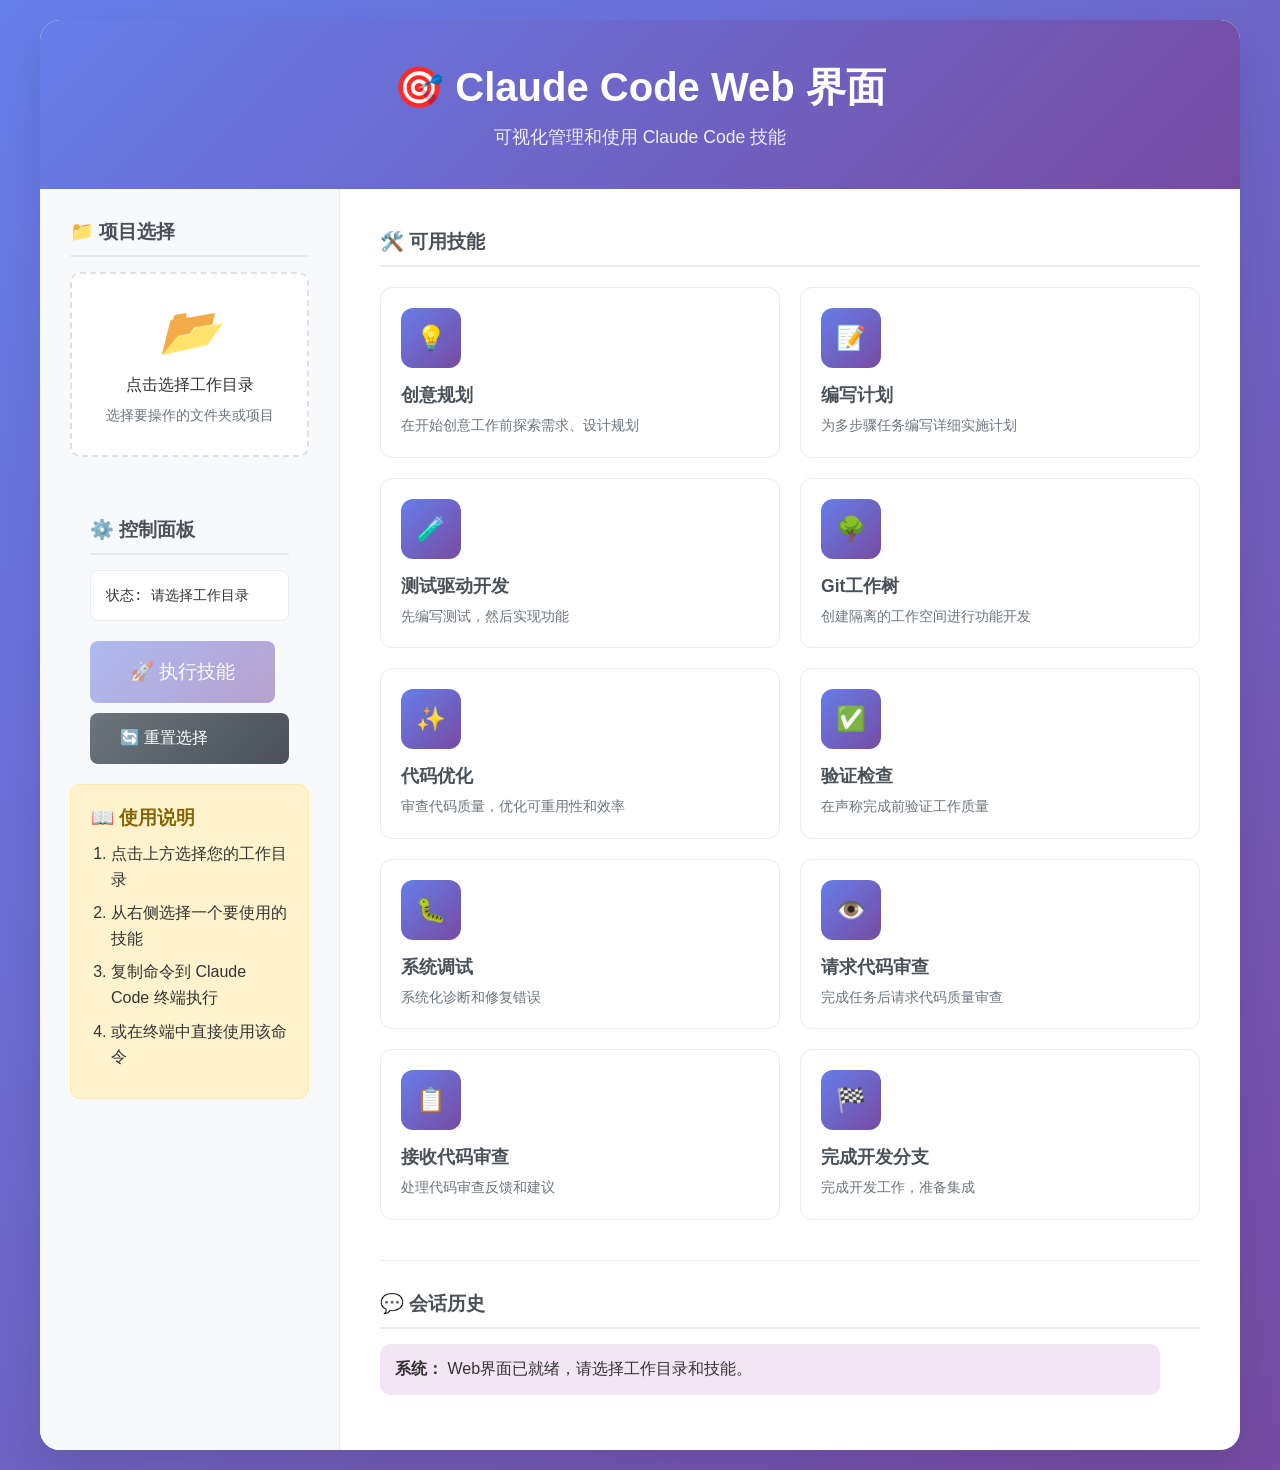
<file: claude-web-interface-enhanced.html>
<!DOCTYPE html>
<html lang="zh-CN">
<head>
    <meta charset="UTF-8">
    <meta name="viewport" content="width=device-width, initial-scale=1.0">
    <title>Claude Code Web 界面</title>
    <style>
        * {
            box-sizing: border-box;
            margin: 0;
            padding: 0;
        }

        body {
            font-family: -apple-system, BlinkMacSystemFont, 'Segoe UI', sans-serif;
            background: linear-gradient(135deg, #667eea 0%, #764ba2 100%);
            min-height: 100vh;
            padding: 20px;
            color: #333;
        }

        .container {
            max-width: 1200px;
            margin: 0 auto;
            background: white;
            border-radius: 20px;
            box-shadow: 0 20px 40px rgba(0,0,0,0.1);
            overflow: hidden;
        }

        .header {
            background: linear-gradient(135deg, #667eea 0%, #764ba2 100%);
            color: white;
            padding: 40px;
            text-align: center;
        }

        .header h1 {
            font-size: 2.5rem;
            margin-bottom: 10px;
        }

        .header p {
            opacity: 0.9;
            font-size: 1.1rem;
        }

        .main-content {
            display: flex;
            min-height: 600px;
        }

        .sidebar {
            width: 300px;
            background: #f8f9fa;
            border-right: 1px solid #e9ecef;
            padding: 30px;
        }

        .content {
            flex: 1;
            padding: 40px;
        }

        .section {
            margin-bottom: 40px;
        }

        .section-title {
            font-size: 1.2rem;
            font-weight: 600;
            color: #495057;
            margin-bottom: 15px;
            padding-bottom: 10px;
            border-bottom: 2px solid #e9ecef;
        }

        /* 文件选择器样式 */
        .file-selector {
            border: 2px dashed #dee2e6;
            border-radius: 10px;
            padding: 30px;
            text-align: center;
            cursor: pointer;
            transition: all 0.3s;
            margin-bottom: 20px;
            background: white;
        }

        .file-selector:hover {
            border-color: #667eea;
            background: #f8f9ff;
        }

        .file-selector i {
            font-size: 3rem;
            color: #667eea;
            margin-bottom: 15px;
            display: block;
        }

        .selected-path {
            background: #e7f4e4;
            border: 1px solid #d4edda;
            border-radius: 8px;
            padding: 15px;
            margin-top: 10px;
            font-family: monospace;
            word-break: break-all;
        }

        /* 技能选择器样式 */
        .skills-grid {
            display: grid;
            grid-template-columns: repeat(auto-fill, minmax(300px, 1fr));
            gap: 20px;
            margin-top: 20px;
        }

        .skill-card {
            background: white;
            border: 1px solid #e9ecef;
            border-radius: 12px;
            padding: 20px;
            cursor: pointer;
            transition: all 0.2s;
            position: relative;
        }

        .skill-card:hover {
            transform: translateY(-2px);
            box-shadow: 0 10px 20px rgba(0,0,0,0.1);
            border-color: #667eea;
        }

        .skill-card.selected {
            border-color: #667eea;
            background: linear-gradient(135deg, #f8f9ff 0%, #f0f3ff 100%);
            border-width: 2px;
        }

        .skill-icon {
            width: 60px;
            height: 60px;
            background: linear-gradient(135deg, #667eea 0%, #764ba2 100%);
            color: white;
            border-radius: 12px;
            display: flex;
            align-items: center;
            justify-content: center;
            font-size: 1.5rem;
            margin-bottom: 15px;
        }

        .skill-title {
            font-weight: 600;
            margin-bottom: 8px;
            color: #495057;
            font-size: 1.1rem;
        }

        .skill-desc {
            color: #6c757d;
            font-size: 0.9rem;
            line-height: 1.5;
        }

        /* 控制面板 */
        .control-panel {
            background: #f8f9fa;
            padding: 20px;
            border-radius: 12px;
            margin-top: 30px;
        }

        .status-area {
            background: white;
            border: 1px solid #e9ecef;
            border-radius: 8px;
            padding: 15px;
            margin-bottom: 20px;
            max-height: 200px;
            overflow-y: auto;
            font-family: monospace;
            font-size: 0.9rem;
        }

        .command-area {
            background: white;
            border: 1px solid #e9ecef;
            border-radius: 8px;
            padding: 15px;
            margin-bottom: 20px;
            display: none;
        }

        .command-code {
            display: block;
            margin-top: 5px;
            padding: 10px;
            background: #f8f9fa;
            border-radius: 4px;
            font-family: monospace;
            font-size: 0.95rem;
            word-break: break-all;
            white-space: pre-wrap;
        }

        .btn {
            background: linear-gradient(135deg, #667eea 0%, #764ba2 100%);
            color: white;
            border: none;
            padding: 15px 30px;
            border-radius: 8px;
            font-size: 1rem;
            font-weight: 500;
            cursor: pointer;
            transition: all 0.3s;
            display: inline-flex;
            align-items: center;
            gap: 10px;
        }

        .btn:hover {
            transform: translateY(-2px);
            box-shadow: 0 10px 20px rgba(102, 126, 234, 0.2);
        }

        .btn:disabled {
            opacity: 0.5;
            cursor: not-allowed;
            transform: none;
        }

        .btn-large {
            padding: 18px 40px;
            font-size: 1.2rem;
        }

        .btn-secondary {
            background: linear-gradient(135deg, #6c757d 0%, #495057 100%);
        }

        .btn-success {
            background: linear-gradient(135deg, #28a745 0%, #20c997 100%);
        }

        .instructions {
            background: #fff3cd;
            border: 1px solid #ffeaa7;
            border-radius: 10px;
            padding: 20px;
            margin-bottom: 30px;
        }

        .instructions h3 {
            color: #856404;
            margin-bottom: 10px;
        }

        .instructions ol {
            margin-left: 20px;
            line-height: 1.6;
        }

        .instructions li {
            margin-bottom: 8px;
        }

        /* 会话历史 */
        .history-panel {
            margin-top: 30px;
            border-top: 1px solid #e9ecef;
            padding-top: 30px;
        }

        .message {
            background: #f8f9fa;
            border-radius: 10px;
            padding: 15px;
            margin-bottom: 15px;
        }

        .message.user {
            background: #e3f2fd;
            margin-left: 40px;
        }

        .message.assistant {
            background: #f3e5f5;
            margin-right: 40px;
        }

        @media (max-width: 768px) {
            .main-content {
                flex-direction: column;
            }

            .sidebar {
                width: 100%;
                border-right: none;
                border-bottom: 1px solid #e9ecef;
            }

            .skills-grid {
                grid-template-columns: 1fr;
            }
        }
    </style>
</head>
<body>
    <div class="container">
        <div class="header">
            <h1>🎯 Claude Code Web 界面</h1>
            <p>可视化管理和使用 Claude Code 技能</p>
        </div>

        <div class="main-content">
            <div class="sidebar">
                <div class="section">
                    <div class="section-title">📁 项目选择</div>
                    <div class="file-selector" id="fileSelector">
                        <i>📂</i>
                        <div>点击选择工作目录</div>
                        <div style="font-size: 0.9rem; color: #6c757d; margin-top: 10px;">
                            选择要操作的文件夹或项目
                        </div>
                    </div>
                    <div id="selectedPath" class="selected-path" style="display: none;">
                        <strong>已选择:</strong> <span id="pathText"></span>
                    </div>
                </div>

                <div class="control-panel">
                    <div class="section-title">⚙️ 控制面板</div>
                    <div id="statusArea" class="status-area">
                        状态: 等待操作...
                    </div>

                    <div id="commandArea" class="command-area">
                        <strong>生成的命令:</strong>
                        <code id="commandText" class="command-code"></code>
                        <button class="btn btn-success" id="copyBtn" style="margin-top: 10px; padding: 10px 15px; width: 100%;">
                            📋 复制命令到剪贴板
                        </button>
                    </div>

                    <button class="btn btn-large" id="executeBtn" disabled>
                        🚀 执行技能
                    </button>

                    <button class="btn btn-secondary" id="resetBtn" style="margin-top: 10px; width: 100%;">
                        🔄 重置选择
                    </button>
                </div>

                <div class="instructions">
                    <h3>📖 使用说明</h3>
                    <ol>
                        <li>点击上方选择您的工作目录</li>
                        <li>从右侧选择一个要使用的技能</li>
                        <li>复制命令到 Claude Code 终端执行</li>
                        <li>或在终端中直接使用该命令</li>
                    </ol>
                </div>
            </div>

            <div class="content">
                <div class="section">
                    <div class="section-title">🛠️ 可用技能</div>
                    <div class="skills-grid" id="skillsGrid">
                        <!-- 技能卡片会通过JavaScript动态生成 -->
                    </div>
                </div>

                <div class="history-panel">
                    <div class="section-title">💬 会话历史</div>
                    <div id="historyArea">
                        <div class="message assistant">
                            <strong>系统：</strong> Web界面已就绪，请选择工作目录和技能。
                        </div>
                    </div>
                </div>
            </div>
        </div>
    </div>

    <input type="file" id="folderInput" webkitdirectory multiple style="display: none;">

    <script>
        // 技能数据
        const skills = [
            {
                id: 'brainstorming',
                icon: '💡',
                title: '创意规划',
                description: '在开始创意工作前探索需求、设计规划'
            },
            {
                id: 'writing-plans',
                icon: '📝',
                title: '编写计划',
                description: '为多步骤任务编写详细实施计划'
            },
            {
                id: 'test-driven-development',
                icon: '🧪',
                title: '测试驱动开发',
                description: '先编写测试，然后实现功能'
            },
            {
                id: 'using-git-worktrees',
                icon: '🌳',
                title: 'Git工作树',
                description: '创建隔离的工作空间进行功能开发'
            },
            {
                id: 'simplify',
                icon: '✨',
                title: '代码优化',
                description: '审查代码质量，优化可重用性和效率'
            },
            {
                id: 'verification-before-completion',
                icon: '✅',
                title: '验证检查',
                description: '在声称完成前验证工作质量'
            },
            {
                id: 'systematic-debugging',
                icon: '🐛',
                title: '系统调试',
                description: '系统化诊断和修复错误'
            },
            {
                id: 'requesting-code-review',
                icon: '👁️',
                title: '请求代码审查',
                description: '完成任务后请求代码质量审查'
            },
            {
                id: 'receiving-code-review',
                icon: '📋',
                title: '接收代码审查',
                description: '处理代码审查反馈和建议'
            },
            {
                id: 'finishing-a-development-branch',
                icon: '🏁',
                title: '完成开发分支',
                description: '完成开发工作，准备集成'
            }
        ];

        // 状态变量
        let selectedSkill = null;
        let selectedPath = null;

        // DOM元素
        const fileSelector = document.getElementById('fileSelector');
        const folderInput = document.getElementById('folderInput');
        const pathText = document.getElementById('pathText');
        const selectedPathDiv = document.getElementById('selectedPath');
        const skillsGrid = document.getElementById('skillsGrid');
        const executeBtn = document.getElementById('executeBtn');
        const resetBtn = document.getElementById('resetBtn');
        const statusArea = document.getElementById('statusArea');
        const historyArea = document.getElementById('historyArea');
        const commandArea = document.getElementById('commandArea');
        const commandText = document.getElementById('commandText');
        const copyBtn = document.getElementById('copyBtn');

        // 初始化技能卡片
        function initSkills() {
            skillsGrid.innerHTML = '';
            skills.forEach(skill => {
                const card = document.createElement('div');
                card.className = 'skill-card';
                card.innerHTML = `
                    <div class="skill-icon">${skill.icon}</div>
                    <div class="skill-title">${skill.title}</div>
                    <div class="skill-desc">${skill.description}</div>
                `;

                card.addEventListener('click', () => {
                    selectSkill(skill);
                });

                skillsGrid.appendChild(card);
            });
        }

        // 选择技能
        function selectSkill(skill) {
            // 移除之前的选中状态
            document.querySelectorAll('.skill-card').forEach(card => {
                card.classList.remove('selected');
            });

            // 添加当前选中状态
            const selectedCard = Array.from(document.querySelectorAll('.skill-card'))
                .find(card => card.querySelector('.skill-title').textContent === skill.title);
            if (selectedCard) {
                selectedCard.classList.add('selected');
            }

            selectedSkill = skill;
            updateStatus();
            addToHistory('assistant', `已选择技能: ${skill.title} (${skill.id})`);
        }

        // 选择文件夹
        fileSelector.addEventListener('click', () => {
            folderInput.click();
        });

        folderInput.addEventListener('change', (e) => {
            if (e.target.files.length > 0) {
                // 使用第一个文件的路径推断文件夹（因为webkitdirectory会选择文件夹内的所有文件）
                const filePath = e.target.files[0].webkitRelativePath || e.target.files[0].path;
                const folderPath = filePath.split('/').slice(0, -1).join('/') || filePath;

                // 如果无法推断，使用文件所在目录
                const fullPath = e.target.files[0].path;
                selectedPath = fullPath.substring(0, fullPath.lastIndexOf('\\') + 1);

                pathText.textContent = selectedPath;
                selectedPathDiv.style.display = 'block';
                updateStatus();
                addToHistory('assistant', `已选择目录: ${selectedPath}`);
            }
        });

        // 更新状态
        function updateStatus() {
            let statusText = '状态: ';

            if (!selectedPath) {
                statusText += '请选择工作目录';
                executeBtn.disabled = true;
                commandArea.style.display = 'none';
            } else if (!selectedSkill) {
                statusText += '请选择要使用的技能';
                executeBtn.disabled = true;
                commandArea.style.display = 'none';
            } else {
                statusText += `准备执行 ${selectedSkill.title} 在 ${selectedPath}`;
                executeBtn.disabled = false;

                // 显示生成的命令
                const command = `cd "${selectedPath}" && /${selectedSkill.id}`;
                commandText.textContent = command;
                commandArea.style.display = 'block';
            }

            statusArea.textContent = statusText;
        }

        // 复制命令到剪贴板
        copyBtn.addEventListener('click', async () => {
            const command = commandText.textContent;

            try {
                await navigator.clipboard.writeText(command);
                const originalText = copyBtn.textContent;
                copyBtn.textContent = '✅ 已复制！';
                copyBtn.style.background = 'linear-gradient(135deg, #28a745 0%, #20c997 100%)';

                setTimeout(() => {
                    copyBtn.textContent = originalText;
                    copyBtn.style.background = 'linear-gradient(135deg, #28a745 0%, #20c997 100%)';
                }, 2000);

                addToHistory('assistant', '命令已复制到剪贴板');
            } catch (err) {
                console.error('复制失败:', err);
                alert('复制失败，请手动复制命令: \n' + command);
            }
        });

        // 执行技能
        executeBtn.addEventListener('click', async () => {
            statusArea.textContent = '正在准备执行...';
            executeBtn.disabled = true;

            // 模拟执行过程
            addToHistory('user', `执行 ${selectedSkill.title} (${selectedSkill.id})`);

            setTimeout(() => {
                addToHistory('assistant', `技能 ${selectedSkill.title} 已启动`);
                addToHistory('assistant', `请返回Claude Code终端查看完整交互过程\n命令: cd "${selectedPath}" && /${selectedSkill.id}`);
                statusArea.textContent = `技能 ${selectedSkill.title} 已准备就绪！`;
                executeBtn.disabled = false;
            }, 1000);
        });

        // 重置选择
        resetBtn.addEventListener('click', () => {
            selectedSkill = null;
            selectedPath = null;

            document.querySelectorAll('.skill-card').forEach(card => {
                card.classList.remove('selected');
            });

            pathText.textContent = '';
            selectedPathDiv.style.display = 'none';
            folderInput.value = '';
            commandArea.style.display = 'none';
            updateStatus();
            addToHistory('assistant', '已重置所有选择');
        });

        // 添加到历史记录
        function addToHistory(type, message) {
            const messageDiv = document.createElement('div');
            messageDiv.className = `message ${type}`;
            messageDiv.innerHTML = `<strong>${type === 'user' ? '您' : 'Claude'}:</strong> ${message}`;
            historyArea.appendChild(messageDiv);
            historyArea.scrollTop = historyArea.scrollHeight;
        }

        // 初始化
        initSkills();
        updateStatus();

        // 添加键盘快捷键
        document.addEventListener('keydown', (e) => {
            if (e.ctrlKey && e.key === 's') {
                e.preventDefault();
                if (!executeBtn.disabled) {
                    executeBtn.click();
                }
            }
            if (e.key === 'Escape') {
                resetBtn.click();
            }
        });
    </script>
</body>
</html>
</file>
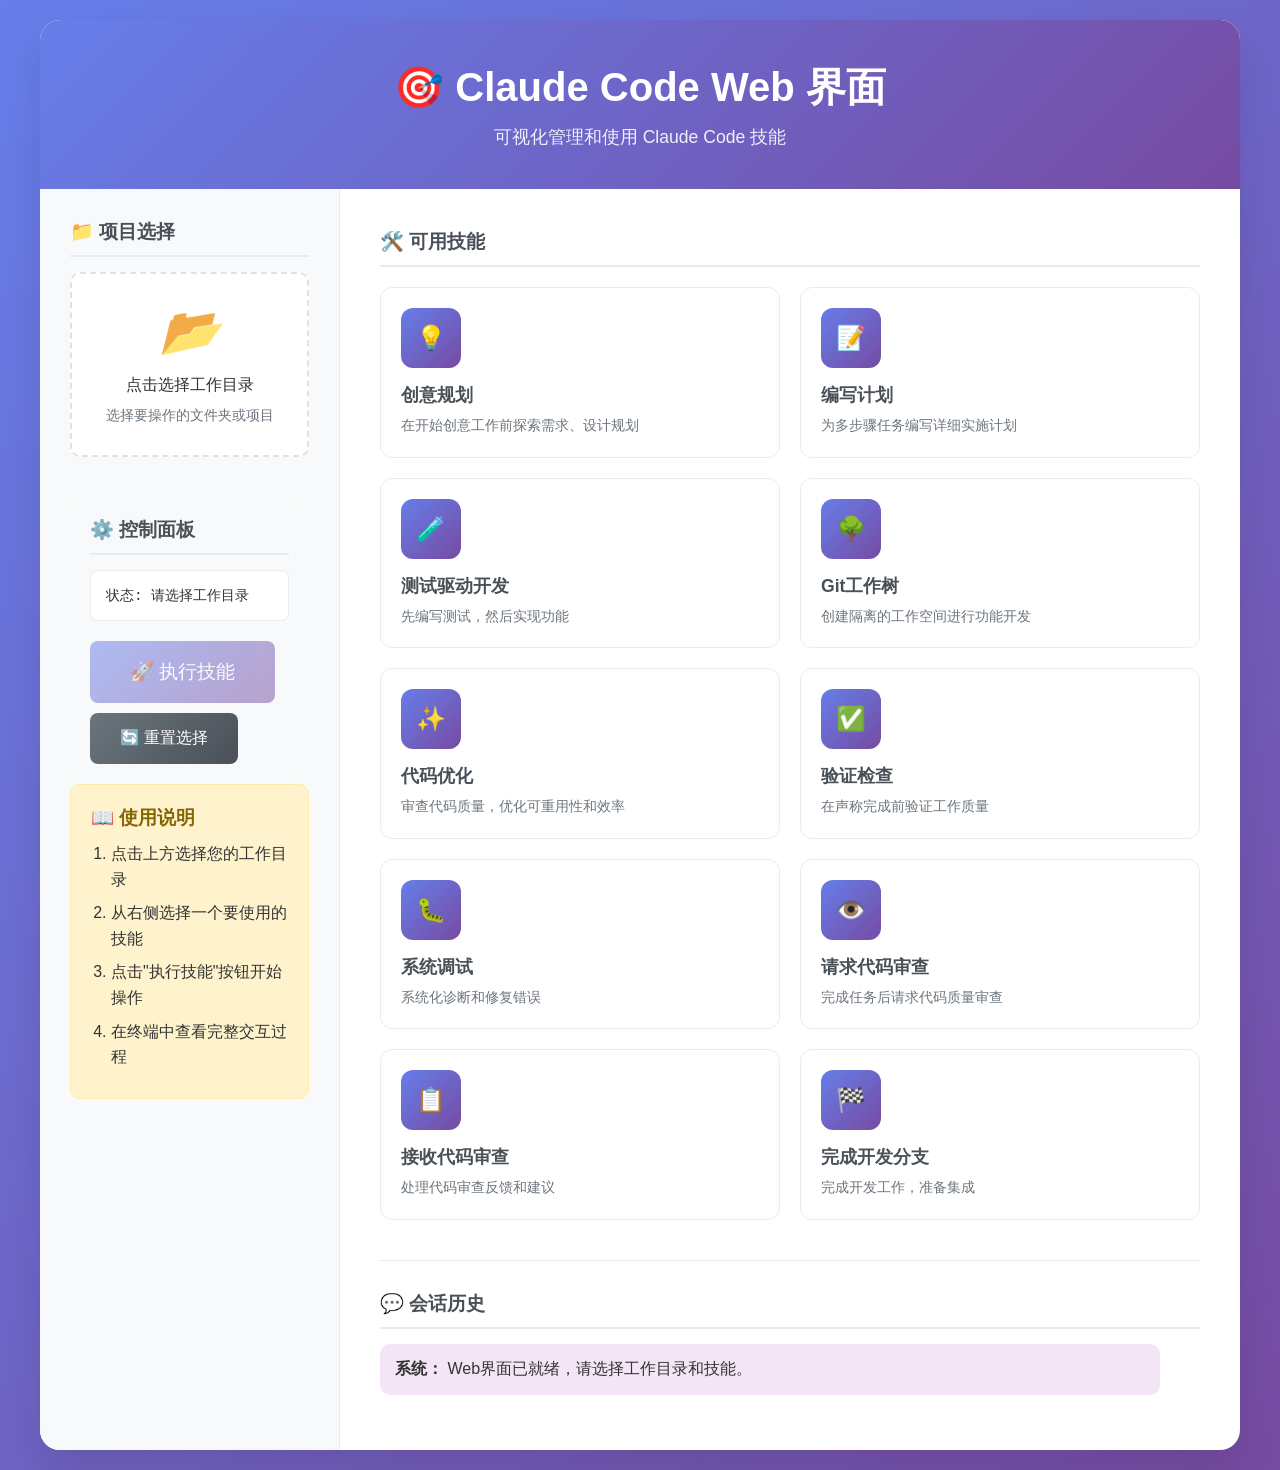
<file: claude-web-interface.html>
<!DOCTYPE html>
<html lang="zh-CN">
<head>
    <meta charset="UTF-8">
    <meta name="viewport" content="width=device-width, initial-scale=1.0">
    <title>Claude Code Web 界面</title>
    <style>
        * {
            box-sizing: border-box;
            margin: 0;
            padding: 0;
        }

        body {
            font-family: -apple-system, BlinkMacSystemFont, 'Segoe UI', sans-serif;
            background: linear-gradient(135deg, #667eea 0%, #764ba2 100%);
            min-height: 100vh;
            padding: 20px;
            color: #333;
        }

        .container {
            max-width: 1200px;
            margin: 0 auto;
            background: white;
            border-radius: 20px;
            box-shadow: 0 20px 40px rgba(0,0,0,0.1);
            overflow: hidden;
        }

        .header {
            background: linear-gradient(135deg, #667eea 0%, #764ba2 100%);
            color: white;
            padding: 40px;
            text-align: center;
        }

        .header h1 {
            font-size: 2.5rem;
            margin-bottom: 10px;
        }

        .header p {
            opacity: 0.9;
            font-size: 1.1rem;
        }

        .main-content {
            display: flex;
            min-height: 600px;
        }

        .sidebar {
            width: 300px;
            background: #f8f9fa;
            border-right: 1px solid #e9ecef;
            padding: 30px;
        }

        .content {
            flex: 1;
            padding: 40px;
        }

        .section {
            margin-bottom: 40px;
        }

        .section-title {
            font-size: 1.2rem;
            font-weight: 600;
            color: #495057;
            margin-bottom: 15px;
            padding-bottom: 10px;
            border-bottom: 2px solid #e9ecef;
        }

        /* 文件选择器样式 */
        .file-selector {
            border: 2px dashed #dee2e6;
            border-radius: 10px;
            padding: 30px;
            text-align: center;
            cursor: pointer;
            transition: all 0.3s;
            margin-bottom: 20px;
            background: white;
        }

        .file-selector:hover {
            border-color: #667eea;
            background: #f8f9ff;
        }

        .file-selector i {
            font-size: 3rem;
            color: #667eea;
            margin-bottom: 15px;
            display: block;
        }

        .selected-path {
            background: #e7f4e4;
            border: 1px solid #d4edda;
            border-radius: 8px;
            padding: 15px;
            margin-top: 10px;
            font-family: monospace;
            word-break: break-all;
        }

        /* 技能选择器样式 */
        .skills-grid {
            display: grid;
            grid-template-columns: repeat(auto-fill, minmax(300px, 1fr));
            gap: 20px;
            margin-top: 20px;
        }

        .skill-card {
            background: white;
            border: 1px solid #e9ecef;
            border-radius: 12px;
            padding: 20px;
            cursor: pointer;
            transition: all 0.2s;
            position: relative;
        }

        .skill-card:hover {
            transform: translateY(-2px);
            box-shadow: 0 10px 20px rgba(0,0,0,0.1);
            border-color: #667eea;
        }

        .skill-card.selected {
            border-color: #667eea;
            background: linear-gradient(135deg, #f8f9ff 0%, #f0f3ff 100%);
            border-width: 2px;
        }

        .skill-icon {
            width: 60px;
            height: 60px;
            background: linear-gradient(135deg, #667eea 0%, #764ba2 100%);
            color: white;
            border-radius: 12px;
            display: flex;
            align-items: center;
            justify-content: center;
            font-size: 1.5rem;
            margin-bottom: 15px;
        }

        .skill-title {
            font-weight: 600;
            margin-bottom: 8px;
            color: #495057;
            font-size: 1.1rem;
        }

        .skill-desc {
            color: #6c757d;
            font-size: 0.9rem;
            line-height: 1.5;
        }

        /* 控制面板 */
        .control-panel {
            background: #f8f9fa;
            padding: 20px;
            border-radius: 12px;
            margin-top: 30px;
        }

        .status-area {
            background: white;
            border: 1px solid #e9ecef;
            border-radius: 8px;
            padding: 15px;
            margin-bottom: 20px;
            max-height: 200px;
            overflow-y: auto;
            font-family: monospace;
            font-size: 0.9rem;
        }

        .btn {
            background: linear-gradient(135deg, #667eea 0%, #764ba2 100%);
            color: white;
            border: none;
            padding: 15px 30px;
            border-radius: 8px;
            font-size: 1rem;
            font-weight: 500;
            cursor: pointer;
            transition: all 0.3s;
            display: inline-flex;
            align-items: center;
            gap: 10px;
        }

        .btn:hover {
            transform: translateY(-2px);
            box-shadow: 0 10px 20px rgba(102, 126, 234, 0.2);
        }

        .btn:disabled {
            opacity: 0.5;
            cursor: not-allowed;
            transform: none;
        }

        .btn-large {
            padding: 18px 40px;
            font-size: 1.2rem;
        }

        .btn-secondary {
            background: linear-gradient(135deg, #6c757d 0%, #495057 100%);
        }

        .instructions {
            background: #fff3cd;
            border: 1px solid #ffeaa7;
            border-radius: 10px;
            padding: 20px;
            margin-bottom: 30px;
        }

        .instructions h3 {
            color: #856404;
            margin-bottom: 10px;
        }

        .instructions ol {
            margin-left: 20px;
            line-height: 1.6;
        }

        .instructions li {
            margin-bottom: 8px;
        }

        /* 会话历史 */
        .history-panel {
            margin-top: 30px;
            border-top: 1px solid #e9ecef;
            padding-top: 30px;
        }

        .message {
            background: #f8f9fa;
            border-radius: 10px;
            padding: 15px;
            margin-bottom: 15px;
        }

        .message.user {
            background: #e3f2fd;
            margin-left: 40px;
        }

        .message.assistant {
            background: #f3e5f5;
            margin-right: 40px;
        }

        @media (max-width: 768px) {
            .main-content {
                flex-direction: column;
            }

            .sidebar {
                width: 100%;
                border-right: none;
                border-bottom: 1px solid #e9ecef;
            }

            .skills-grid {
                grid-template-columns: 1fr;
            }
        }
    </style>
</head>
<body>
    <div class="container">
        <div class="header">
            <h1>🎯 Claude Code Web 界面</h1>
            <p>可视化管理和使用 Claude Code 技能</p>
        </div>

        <div class="main-content">
            <div class="sidebar">
                <div class="section">
                    <div class="section-title">📁 项目选择</div>
                    <div class="file-selector" id="fileSelector">
                        <i>📂</i>
                        <div>点击选择工作目录</div>
                        <div style="font-size: 0.9rem; color: #6c757d; margin-top: 10px;">
                            选择要操作的文件夹或项目
                        </div>
                    </div>
                    <div id="selectedPath" class="selected-path" style="display: none;">
                        <strong>已选择:</strong> <span id="pathText"></span>
                    </div>
                </div>

                <div class="control-panel">
                    <div class="section-title">⚙️ 控制面板</div>
                    <div id="statusArea" class="status-area">
                        状态: 等待操作...
                    </div>

                    <div id="commandArea" class="selected-path" style="display: none; margin: 15px 0;">
                        <strong>生成的命令:</strong><br>
                        <code id="commandText" style="display: block; margin-top: 5px; padding: 8px; background: #f8f9fa; border-radius: 4px;"></code>
                        <button class="btn" id="copyBtn" style="margin-top: 10px; padding: 8px 15px; font-size: 0.9rem;">
                            📋 复制命令到剪贴板
                        </button>
                    </div>

                    <button class="btn btn-large" id="executeBtn" disabled>
                        🚀 执行技能
                    </button>

                    <button class="btn btn-secondary" id="resetBtn" style="margin-top: 10px;">
                        🔄 重置选择
                    </button>
                </div>

                <div class="instructions">
                    <h3>📖 使用说明</h3>
                    <ol>
                        <li>点击上方选择您的工作目录</li>
                        <li>从右侧选择一个要使用的技能</li>
                        <li>点击"执行技能"按钮开始操作</li>
                        <li>在终端中查看完整交互过程</li>
                    </ol>
                </div>
            </div>

            <div class="content">
                <div class="section">
                    <div class="section-title">🛠️ 可用技能</div>
                    <div class="skills-grid" id="skillsGrid">
                        <!-- 技能卡片会通过JavaScript动态生成 -->
                    </div>
                </div>

                <div class="history-panel">
                    <div class="section-title">💬 会话历史</div>
                    <div id="historyArea">
                        <div class="message assistant">
                            <strong>系统：</strong> Web界面已就绪，请选择工作目录和技能。
                        </div>
                    </div>
                </div>
            </div>
        </div>
    </div>

    <input type="file" id="folderInput" webkitdirectory multiple style="display: none;">

    <script>
        // 技能数据
        const skills = [
            {
                id: 'brainstorming',
                icon: '💡',
                title: '创意规划',
                description: '在开始创意工作前探索需求、设计规划'
            },
            {
                id: 'writing-plans',
                icon: '📝',
                title: '编写计划',
                description: '为多步骤任务编写详细实施计划'
            },
            {
                id: 'test-driven-development',
                icon: '🧪',
                title: '测试驱动开发',
                description: '先编写测试，然后实现功能'
            },
            {
                id: 'using-git-worktrees',
                icon: '🌳',
                title: 'Git工作树',
                description: '创建隔离的工作空间进行功能开发'
            },
            {
                id: 'simplify',
                icon: '✨',
                title: '代码优化',
                description: '审查代码质量，优化可重用性和效率'
            },
            {
                id: 'verification-before-completion',
                icon: '✅',
                title: '验证检查',
                description: '在声称完成前验证工作质量'
            },
            {
                id: 'systematic-debugging',
                icon: '🐛',
                title: '系统调试',
                description: '系统化诊断和修复错误'
            },
            {
                id: 'requesting-code-review',
                icon: '👁️',
                title: '请求代码审查',
                description: '完成任务后请求代码质量审查'
            },
            {
                id: 'receiving-code-review',
                icon: '📋',
                title: '接收代码审查',
                description: '处理代码审查反馈和建议'
            },
            {
                id: 'finishing-a-development-branch',
                icon: '🏁',
                title: '完成开发分支',
                description: '完成开发工作，准备集成'
            }
        ];

        // 状态变量
        let selectedSkill = null;
        let selectedPath = null;

        // DOM元素
        const fileSelector = document.getElementById('fileSelector');
        const folderInput = document.getElementById('folderInput');
        const pathText = document.getElementById('pathText');
        const selectedPathDiv = document.getElementById('selectedPath');
        const skillsGrid = document.getElementById('skillsGrid');
        const executeBtn = document.getElementById('executeBtn');
        const resetBtn = document.getElementById('resetBtn');
        const statusArea = document.getElementById('statusArea');
        const historyArea = document.getElementById('historyArea');

        // 初始化技能卡片
        function initSkills() {
            skillsGrid.innerHTML = '';
            skills.forEach(skill => {
                const card = document.createElement('div');
                card.className = 'skill-card';
                card.innerHTML = `
                    <div class="skill-icon">${skill.icon}</div>
                    <div class="skill-title">${skill.title}</div>
                    <div class="skill-desc">${skill.description}</div>
                `;

                card.addEventListener('click', () => {
                    selectSkill(skill);
                });

                skillsGrid.appendChild(card);
            });
        }

        // 选择技能
        function selectSkill(skill) {
            // 移除之前的选中状态
            document.querySelectorAll('.skill-card').forEach(card => {
                card.classList.remove('selected');
            });

            // 添加当前选中状态
            const selectedCard = Array.from(document.querySelectorAll('.skill-card'))
                .find(card => card.querySelector('.skill-title').textContent === skill.title);
            if (selectedCard) {
                selectedCard.classList.add('selected');
            }

            selectedSkill = skill;
            updateStatus();
            addToHistory('assistant', `已选择技能: ${skill.title} (${skill.id})`);
        }

        // 选择文件夹
        fileSelector.addEventListener('click', () => {
            folderInput.click();
        });

        folderInput.addEventListener('change', (e) => {
            if (e.target.files.length > 0) {
                // 使用第一个文件的路径推断文件夹（因为webkitdirectory会选择文件夹内的所有文件）
                const filePath = e.target.files[0].webkitRelativePath || e.target.files[0].path;
                const folderPath = filePath.split('/').slice(0, -1).join('/') || filePath;

                // 如果无法推断，使用文件所在目录
                const fullPath = e.target.files[0].path;
                selectedPath = fullPath.substring(0, fullPath.lastIndexOf('\\') + 1);

                pathText.textContent = selectedPath;
                selectedPathDiv.style.display = 'block';
                updateStatus();
                addToHistory('assistant', `已选择目录: ${selectedPath}`);
            }
        });

        // 更新状态
        function updateStatus() {
            let statusText = '状态: ';
            const commandArea = document.getElementById('commandArea');
            const commandText = document.getElementById('commandText');

            if (!selectedPath) {
                statusText += '请选择工作目录';
                executeBtn.disabled = true;
                commandArea.style.display = 'none';
            } else if (!selectedSkill) {
                statusText += '请选择要使用的技能';
                executeBtn.disabled = true;
                commandArea.style.display = 'none';
            } else {
                statusText += `准备执行 ${selectedSkill.title} 在 ${selectedPath}`;
                executeBtn.disabled = false;

                // 显示生成的命令
                const command = `cd "${selectedPath}" && /${selectedSkill.id}`;
                commandText.textContent = command;
                commandArea.style.display = 'block';
            }

            statusArea.textContent = statusText;
        }

        // 执行技能
        executeBtn.addEventListener('click', async () => {
            statusArea.textContent = '正在准备执行...';
            executeBtn.disabled = true;

            // 模拟执行过程
            addToHistory('user', `执行 ${selectedSkill.title} (${selectedSkill.id})`);

            // 这里在实际应用中会连接到后端API来执行真正的Claude Code命令
            setTimeout(() => {
                addToHistory('assistant', `技能 ${selectedSkill.title} 已启动`);
                addToHistory('assistant', `请返回Claude Code终端查看完整交互过程\n命令: cd "${selectedPath}" ; /${selectedSkill.id}`);
                statusArea.textContent = `技能 ${selectedSkill.title} 已准备就绪！`;
                executeBtn.disabled = false;
            }, 1000);
        });

        // 重置选择
        resetBtn.addEventListener('click', () => {
            selectedSkill = null;
            selectedPath = null;

            document.querySelectorAll('.skill-card').forEach(card => {
                card.classList.remove('selected');
            });

            pathText.textContent = '';
            selectedPathDiv.style.display = 'none';
            folderInput.value = '';
            updateStatus();
            addToHistory('assistant', '已重置所有选择');
        });

        // 添加到历史记录
        function addToHistory(type, message) {
            const messageDiv = document.createElement('div');
            messageDiv.className = `message ${type}`;
            messageDiv.innerHTML = `<strong>${type === 'user' ? '您' : 'Claude'}:</strong> ${message}`;
            historyArea.appendChild(messageDiv);
            historyArea.scrollTop = historyArea.scrollHeight;
        }

        // 初始化
        initSkills();
        updateStatus();

        // 添加键盘快捷键
        document.addEventListener('keydown', (e) => {
            if (e.ctrlKey && e.key === 's') {
                e.preventDefault();
                if (!executeBtn.disabled) {
                    executeBtn.click();
                }
            }
            if (e.key === 'Escape') {
                resetBtn.click();
            }
        });
    </script>
</body>
</html>
</file>
